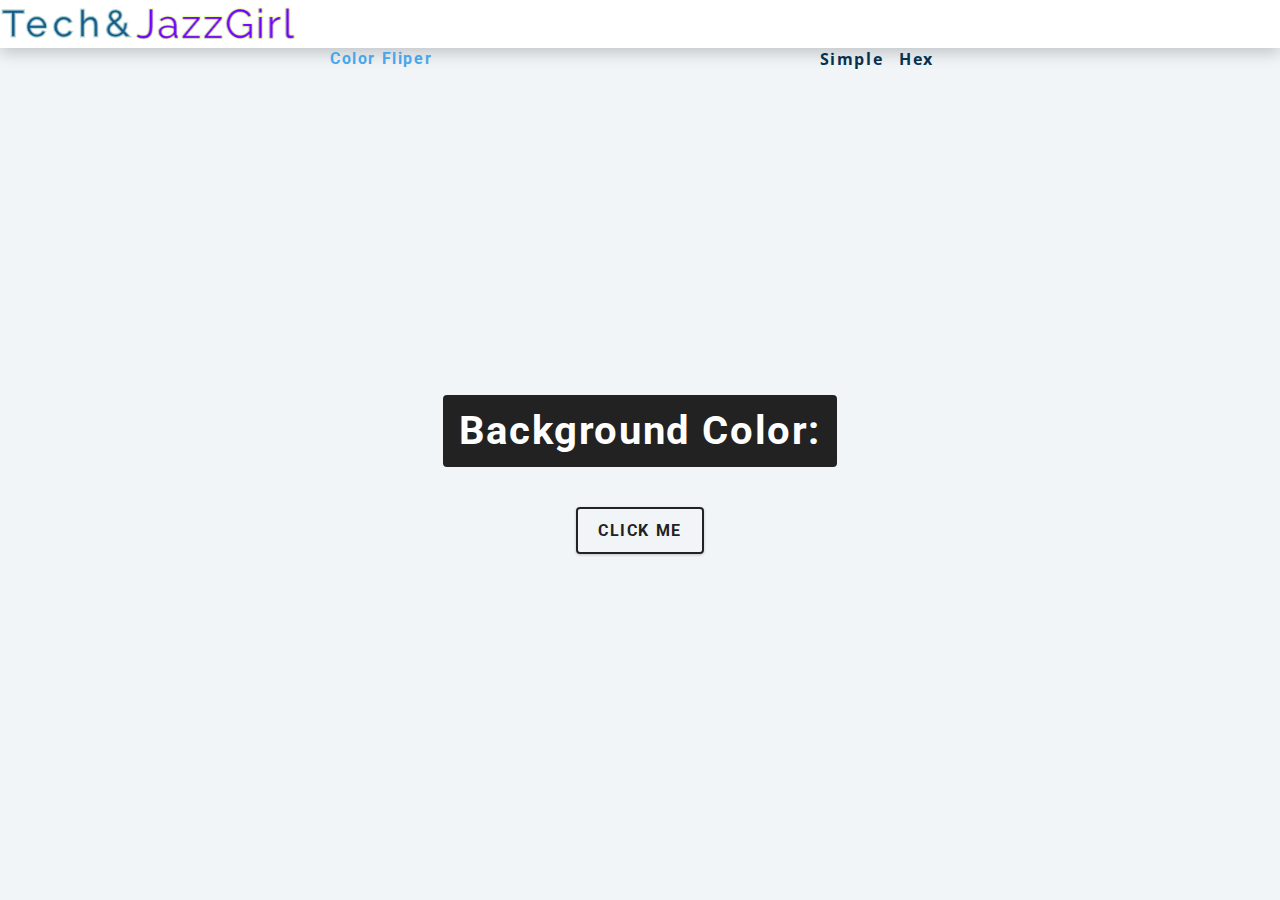
<file: 01-color-flipper/index.html>
<!DOCTYPE html>
<html lang="en">
<head>
    <meta charset="UTF-8">
    <meta http-equiv="X-UA-Compatible" content="IE=edge">
    <meta name="viewport" content="width=device-width, initial-scale=1.0">
    <title>Code Fipper || Simple</title>
    <!-- styles -->
    <link rel="stylesheet" href="styles.css">
</head>
<body>
    <nav>
        <img src="logo.svg" alt="logo">
        <div class="nav-center">
            <h4>color fliper</h4>
                <ul class="nav-links">
                    <li>
                        <a href="index.html">simple</a>
                    </li>
                    <li>
                        <a href="hex.html">hex</a>
                    </li>
                </ul>
        </div>
    </nav>
    <main>
        <div class="container">
            <h2>background color: <span class="color">
                
            </span></h2>
            <button class="btn btn-hero" id="btn">
                click me
            </button>
        </div>
    </main>
    <script src=app.js></script>
</body>
</html>
</file>
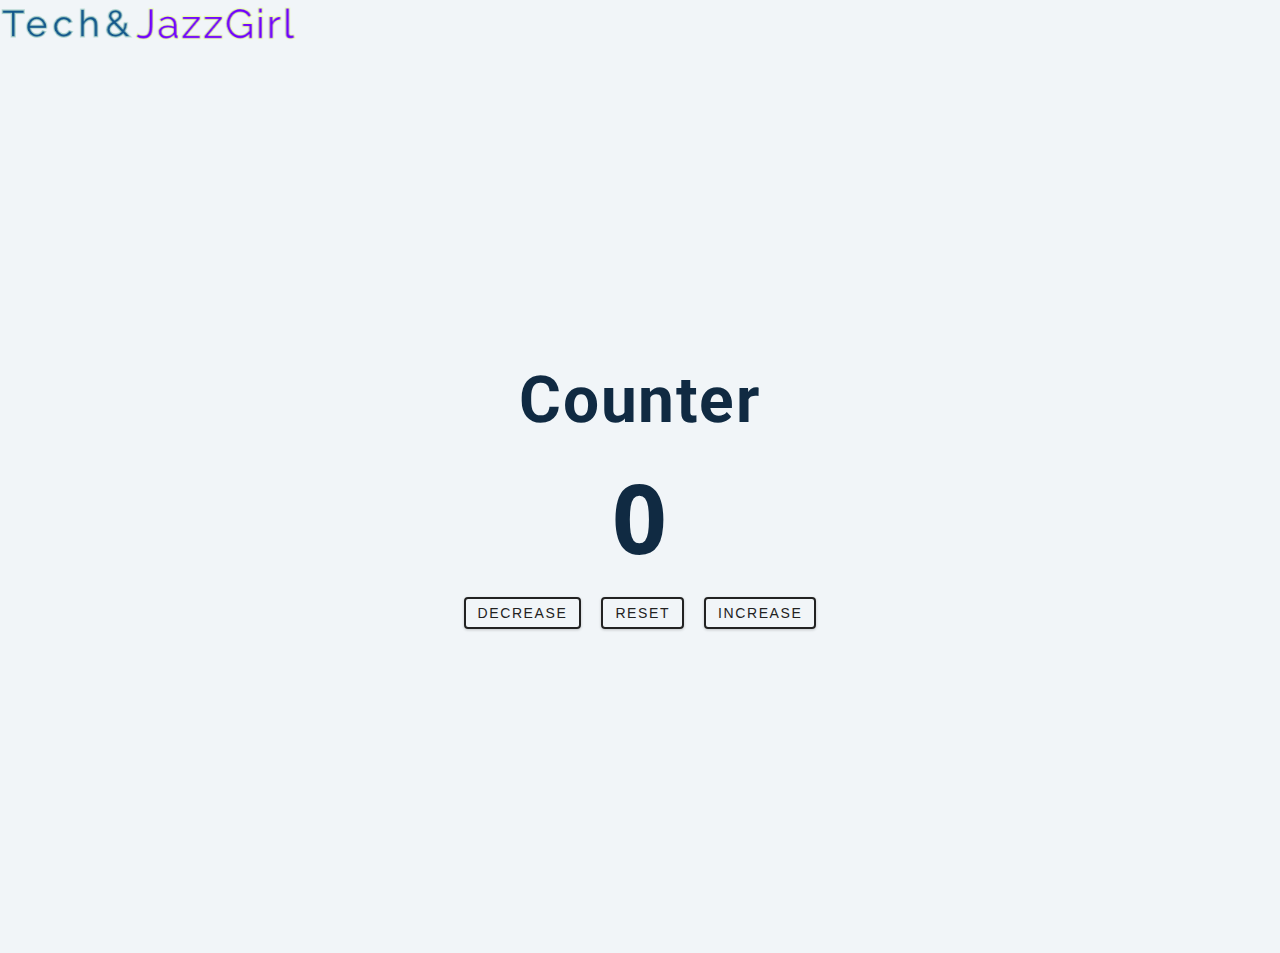
<file: 02-counter/index.html>
<!DOCTYPE html>
<html lang="en">
<head>
    <meta charset="UTF-8">
    <meta http-equiv="X-UA-Compatible" content="IE=edge">
    <meta name="viewport" content="width=device-width, initial-scale=1.0">
    <title>Counter</title>
    <link rel="stylesheet" href="styles.css">
</head>
<body>
    <img src="logo.svg" alt="logo">
    <main>
        <div class="container">
            <h1>
                counter
            </h1>
            <span id="value">0</span>
            <div class="button-container">
                <button class="btn decrease">decrease</button>
                <button class="btn reset">reset</button>
                <button class="btn increase">increase</button>
            </div>
        </div>
    </main>
    <!-- javascript -->
    <script src="app.js" text=""></script>
</body>
</html>
</file>
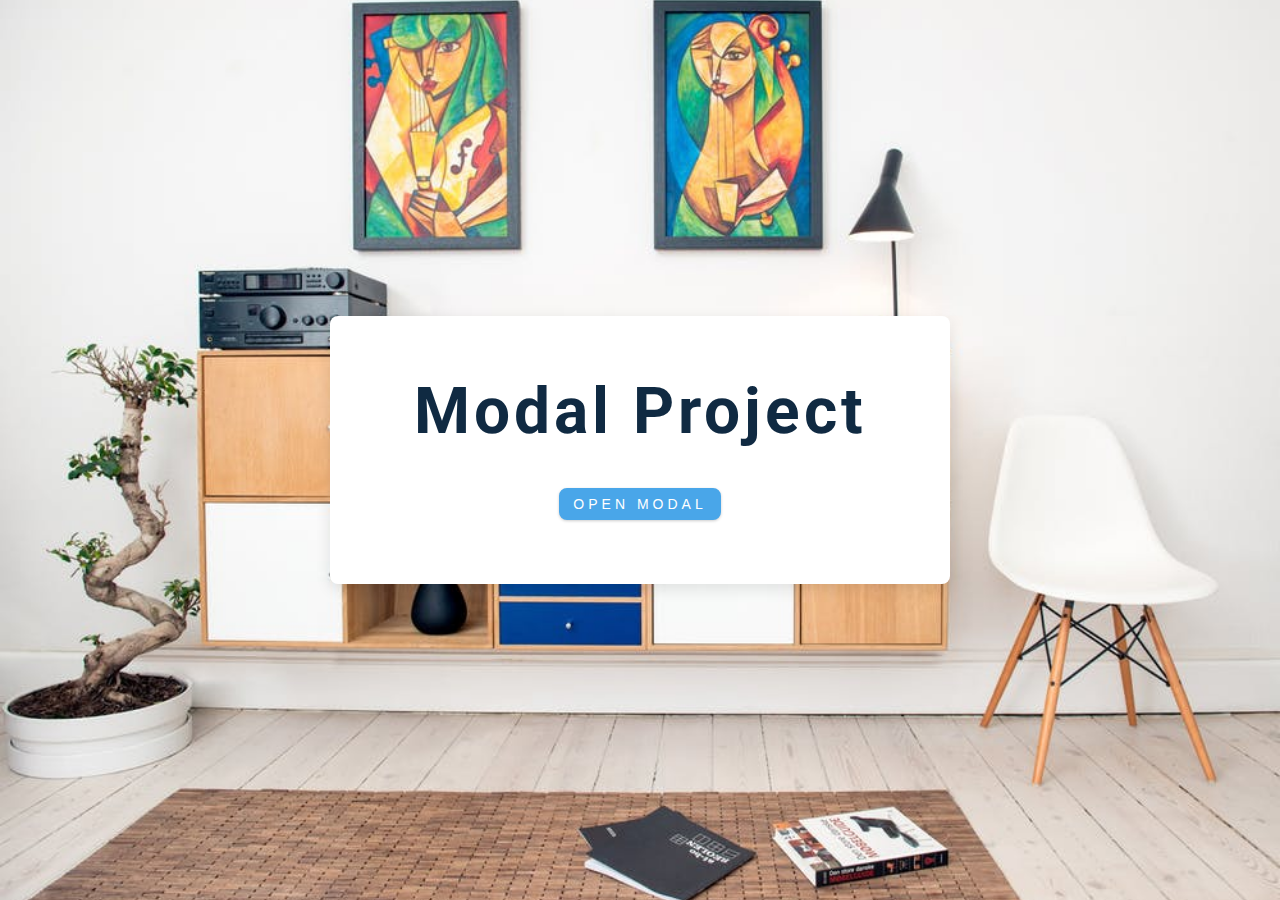
<file: 06-modal/index.html>
<!DOCTYPE html>
<html lang="en">
  <head>
    <meta charset="UTF-8" />
    <meta name="viewport" content="width=device-width, initial-scale=1.0" />
    <title>Modal</title>
    <!-- font-awesome -->
    <link
      rel="stylesheet"
      href="https://cdnjs.cloudflare.com/ajax/libs/font-awesome/5.14.0/css/all.min.css"
    />
    <!-- styles -->
    <link rel="stylesheet" href="styles.css" />
  </head>
  <body>
    <!-- hero -->
    <header class="hero">
      <div class="banner">
        <h1>modal project</h1>
        <button class="btn modal-btn">
          open modal
        </button>
      </div>
    </header>
    <!-- modal -->
    <div class="modal-overlay">
      <div class="modal-container">
        <h3>modal content</h3>
        <button class="close-btn"><i class="fas fa-times"></i></button>
      </div>
    </div>
    <!-- javascript -->
    <script src="app.js"></script>
  </body>
</html>
</file>
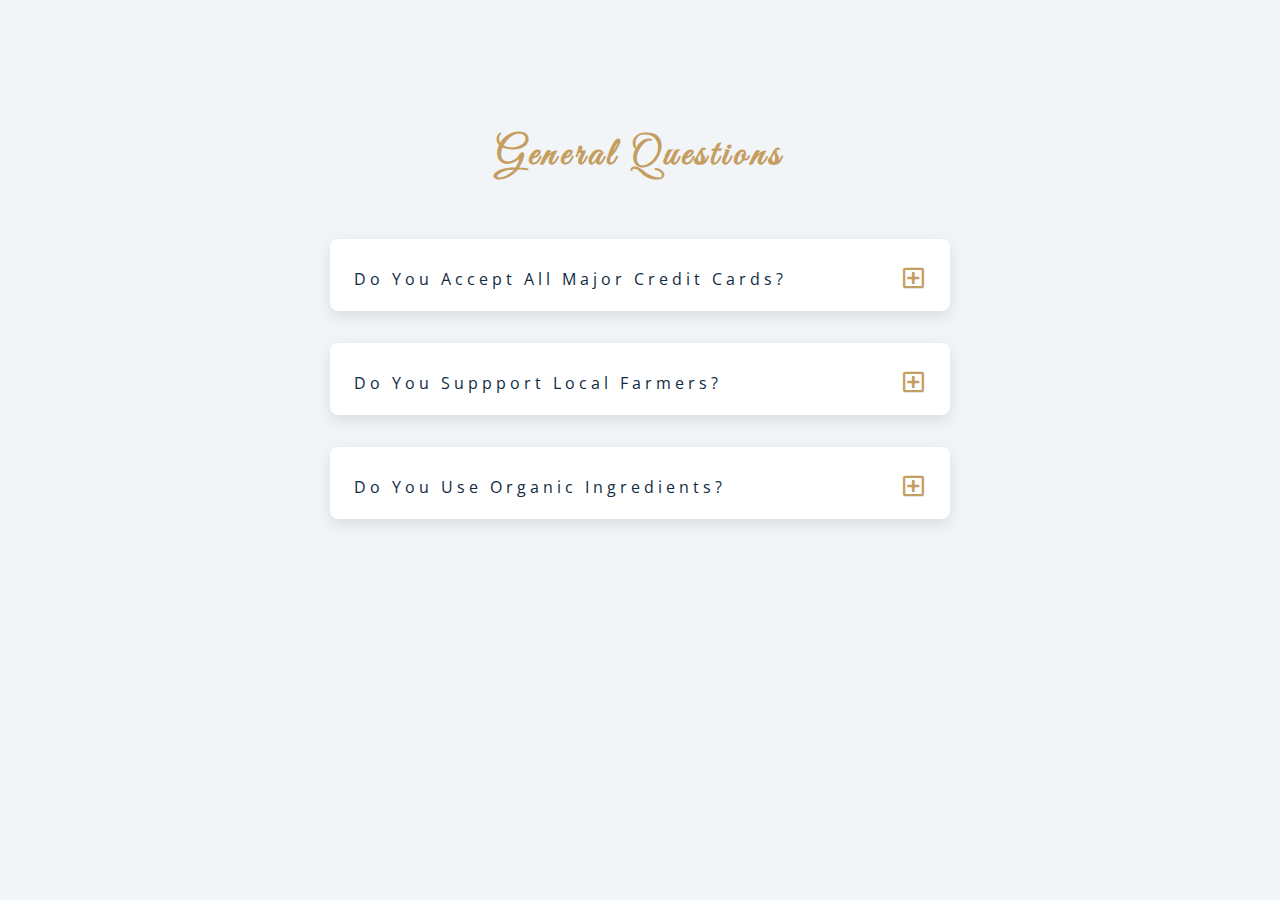
<file: 07-questions/index.html>
<!DOCTYPE html>
<html lang="en">
  <head>
    <meta charset="UTF-8" />
    <meta name="viewport" content="width=device-width, initial-scale=1.0" />
    <title>Q & A</title>
    <!-- font-awesome -->
    <link rel="stylesheet" href="https://cdnjs.cloudflare.com/ajax/libs/font-awesome/5.14.0/css/all.min.css" />
    <!-- extra fonts -->
    <link
      href="https://fonts.googleapis.com/css?family=Great+Vibes&display=swap"
      rel="stylesheet"
    />
    <!-- styles -->
    <link rel="stylesheet" href="styles.css" />
  </head>
  <body>
      <section class="questions">
        <!-- title -->
        <div class="title">
          <h2>general questions</h2>
        </div>
        <!-- questions -->
        <div class="section-center">
          <!-- single question -->
          <article class="question">
            <!-- question title -->
            <div class="question-title">
              <p>do you accept all major credit cards?</p>
              <button type="button" class="question-btn">
                <span class="plus-icon">
                  <i class="far fa-plus-square"></i>
                </span>
                <span class="minus-icon">
                  <i class="far fa-minus-square"></i>
                </span>
              </button>
            </div>
            <!-- question text -->
            <div class="question-text">
              <p>
                Lorem ipsum dolor sit amet, consectetur adipisicing elit. Est
                dolore illo dolores quia nemo doloribus quaerat, magni numquam
                repellat reprehenderit.
              </p>
            </div>
          </article>
          <!-- end of single question -->
          <!-- single question -->
          <article class="question">
            <!-- question title -->
            <div class="question-title">
              <p>do you suppport local farmers?</p>
              <button type="button" class="question-btn">
                <span class="plus-icon">
                  <i class="far fa-plus-square"></i>
                </span>
                <span class="minus-icon">
                  <i class="far fa-minus-square"></i>
                </span>
              </button>
            </div>
            <!-- question text -->
            <div class="question-text">
              <p>
                Lorem ipsum dolor sit amet, consectetur adipisicing elit. Est
                dolore illo dolores quia nemo doloribus quaerat, magni numquam
                repellat reprehenderit.
              </p>
            </div>
          </article>
          <!-- end of single question -->
          <!-- single question -->
          <article class="question">
            <!-- question title -->
            <div class="question-title">
              <p>do you use organic ingredients?</p>
              <!-- button -->
              <button type="button" class="question-btn">
                <span class="plus-icon">
                  <i class="far fa-plus-square"></i>
                </span>
                <span class="minus-icon">
                  <i class="far fa-minus-square"></i>
                </span>
              </button>
            </div>
            <!-- question text -->
            <div class="question-text">
              <p>
                Lorem ipsum dolor sit amet, consectetur adipisicing elit. Est
                dolore illo dolores quia nemo doloribus quaerat, magni numquam
                repellat reprehenderit.
              </p>
            </div>
          </article>
          <!-- end of single question -->
      </section>
    </main>
    <!-- javascript -->
    <script src="app.js"></script>
  </body>
</html>
</file>
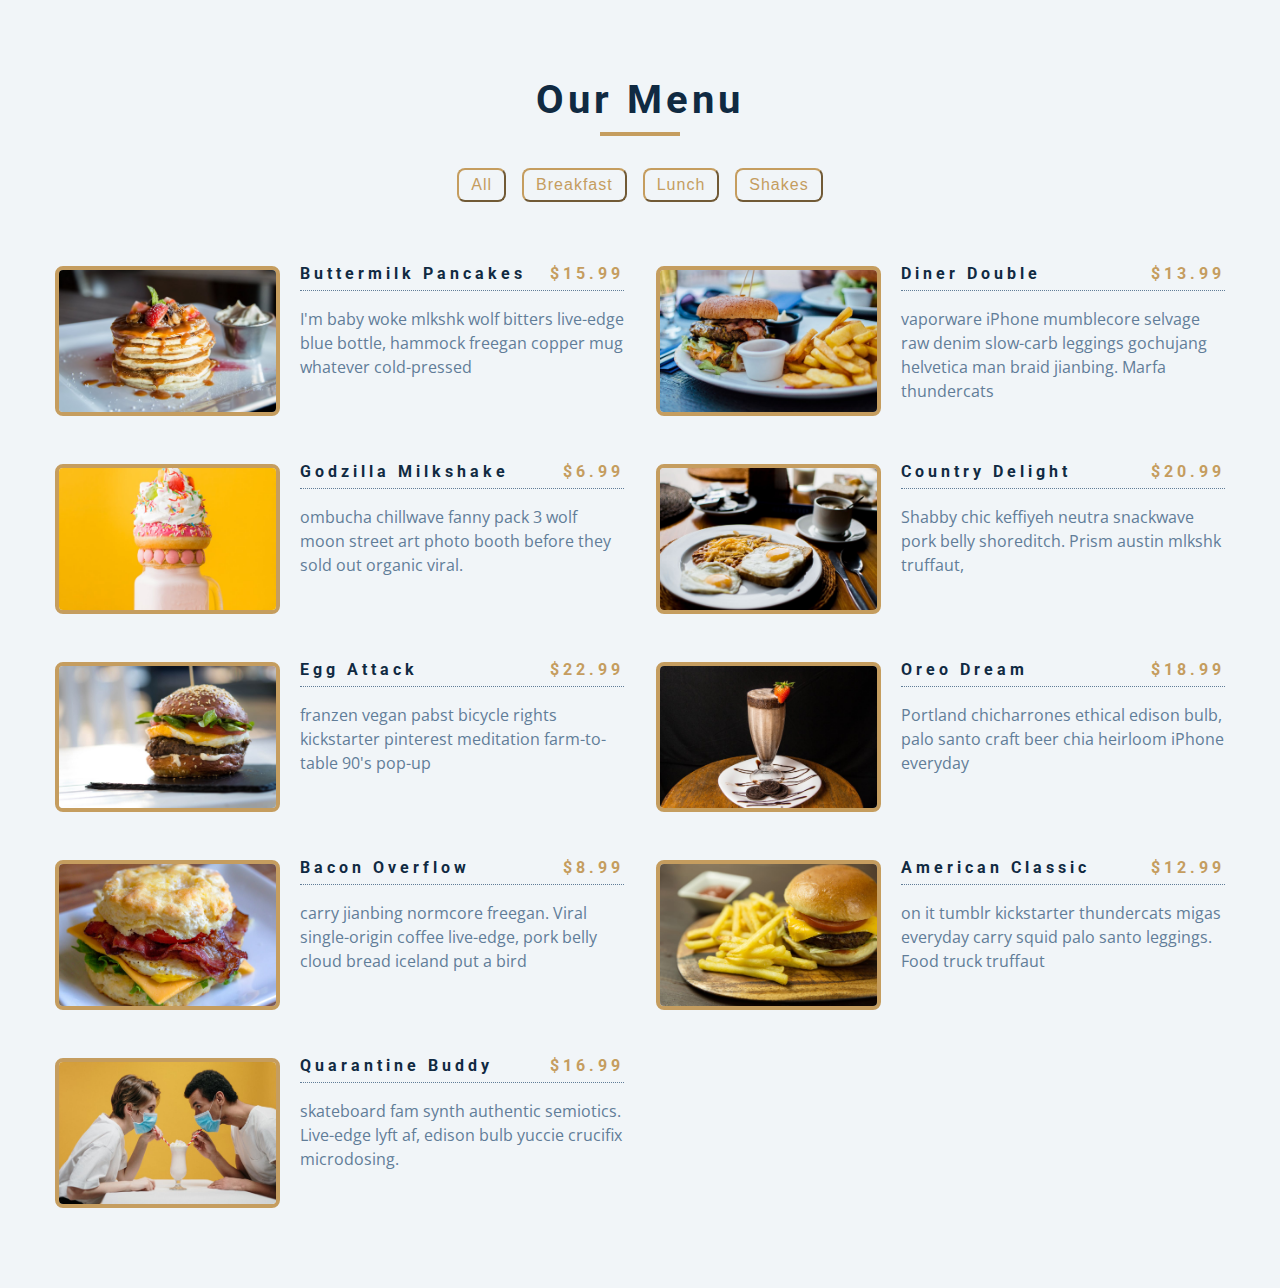
<file: 08-menu/index.html>
<!DOCTYPE html>
<html lang="en">
  <head>
    <meta charset="UTF-8" />
    <meta name="viewport" content="width=device-width, initial-scale=1.0" />
    <title>Menu</title>
    <!-- font-awesome -->
    <link
      rel="stylesheet"
      href="https://cdnjs.cloudflare.com/ajax/libs/font-awesome/5.14.0/css/all.min.css"
    />
    <!-- styles -->
    <link rel="stylesheet" href="styles.css" />
  </head>
  <body>
    <section class="menu">
      <!-- title -->
      <div class="title">
        <h2>our menu</h2>
        <div class="underline"></div>
      </div>
      <!-- filter buttons -->
      <div class="btn-container">
        <!-- <button type="button" class="filter-btn" data-id="all">all</button>
        <button type="button" class="filter-btn" data-id="breakfast">
          breakfast
        </button>
        <button type="button" class="filter-btn" data-id="lunch">lunch</button>
        <button type="button" class="filter-btn" data-id="shakes">
          shakes
        </button> -->
      </div>
      <!-- menu items -->
      <div class="section-center">
        <!-- single item -->
        <article class="menu-item">
          <img src="./menu-item.jpeg" alt="menu item" class="photo" />
          <div class="item-info">
            <header>
              <h4>buttermilk pancakes</h4>
              <h4 class="price">$15</h4>
            </header>
            <p class="item-text">
              Lorem ipsum dolor sit amet consectetur adipisicing elit.
              Repudiandae, sint quam. Et reprehenderit fugiat nesciunt inventore
              laboriosam excepturi! Quo, officia.
            </p>
          </div>
        </article>
        <!-- end of single item -->
        <!-- single item -->
        <article class="menu-item">
          <img src="./menu-item.jpeg" alt="menu item" class="photo" />
          <div class="item-info">
            <header>
              <h4>buttermilk pancakes</h4>
              <h4 class="price">$15</h4>
            </header>
            <p class="item-text">
              Lorem ipsum dolor sit amet consectetur adipisicing elit.
              Repudiandae, sint quam. Et reprehenderit fugiat nesciunt inventore
              laboriosam excepturi! Quo, officia.
            </p>
          </div>
        </article>
        <!-- end of single item -->
        <!-- single item -->
        <article class="menu-item">
          <img src="./menu-item.jpeg" alt="menu item" class="photo" />
          <div class="item-info">
            <header>
              <h4>buttermilk pancakes</h4>
              <h4 class="price">$15</h4>
            </header>
            <p class="item-text">
              Lorem ipsum dolor sit amet consectetur adipisicing elit.
              Repudiandae, sint quam. Et reprehenderit fugiat nesciunt inventore
              laboriosam excepturi! Quo, officia.
            </p>
          </div>
        </article>
        <!-- end of single item -->
      </div>
    </section>
    <!-- javascript -->
    <script src="app.js"></script>
  </body>
</html>
</file>
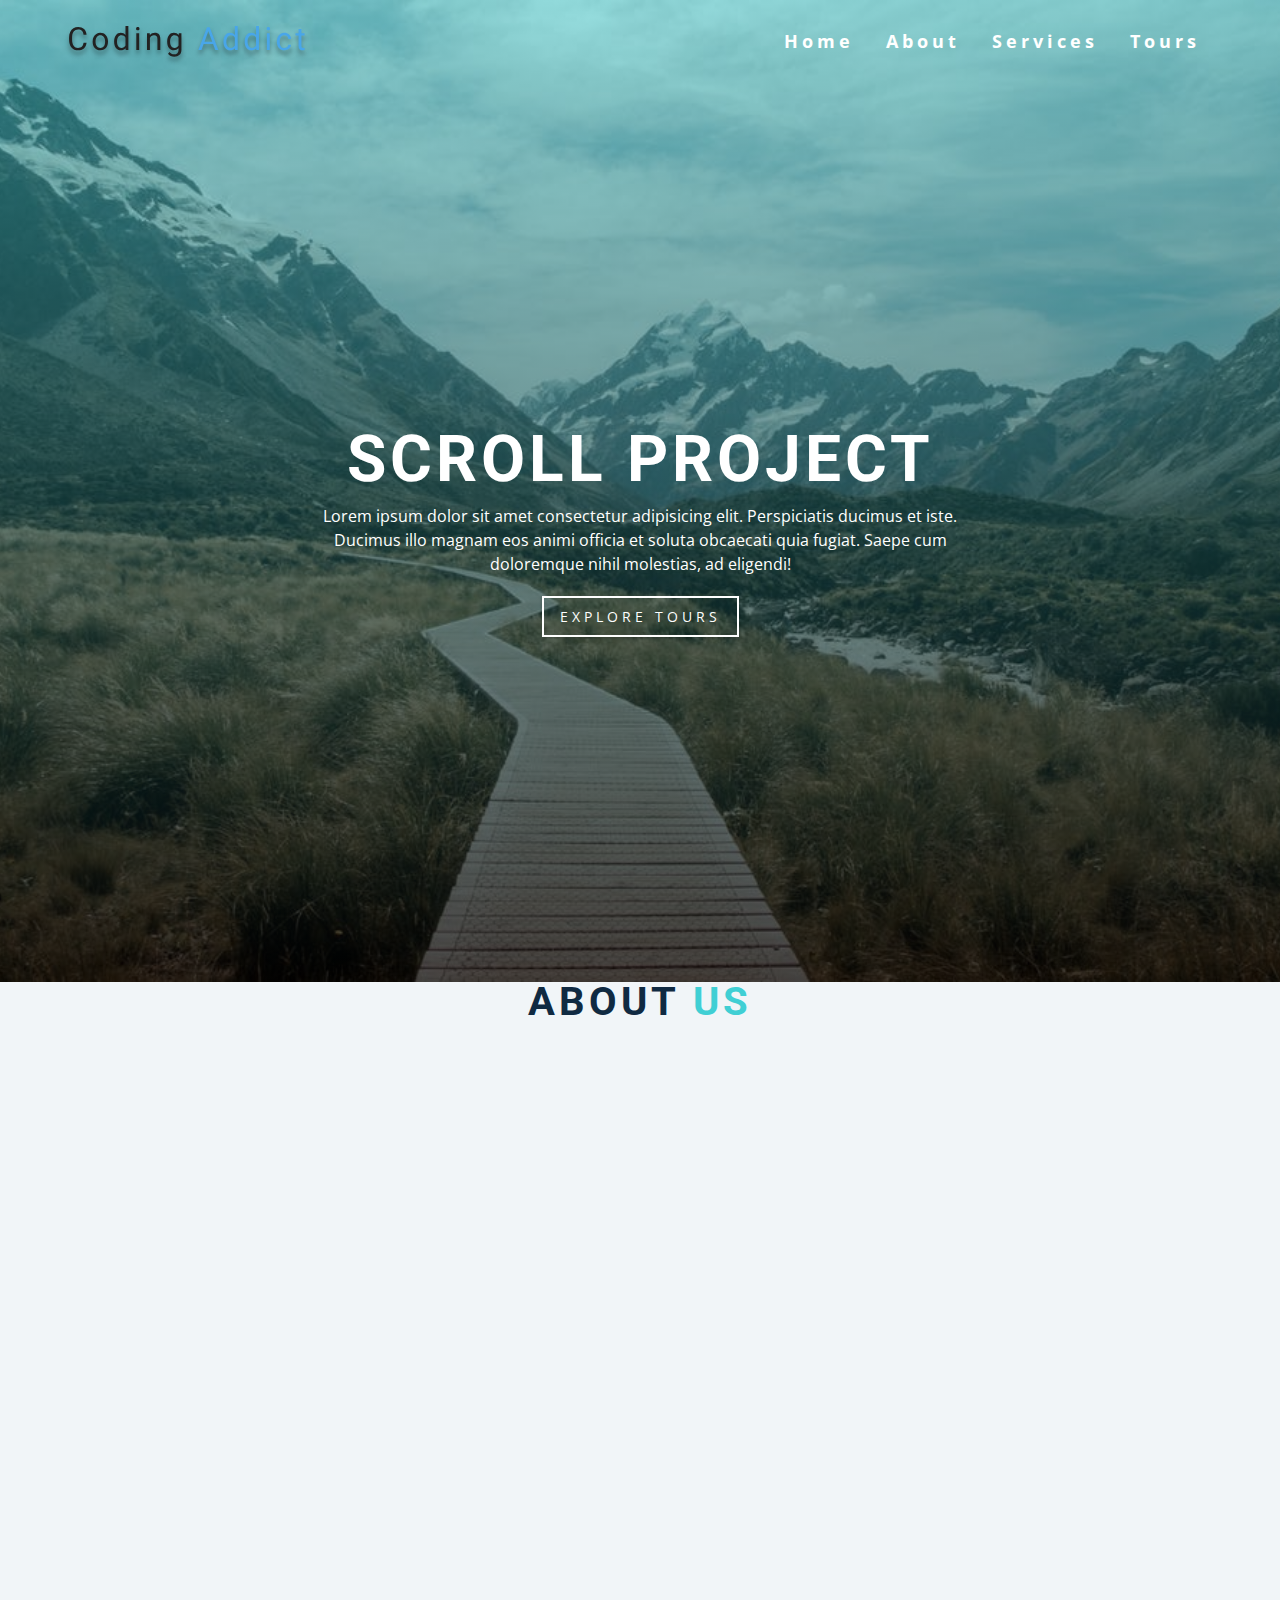
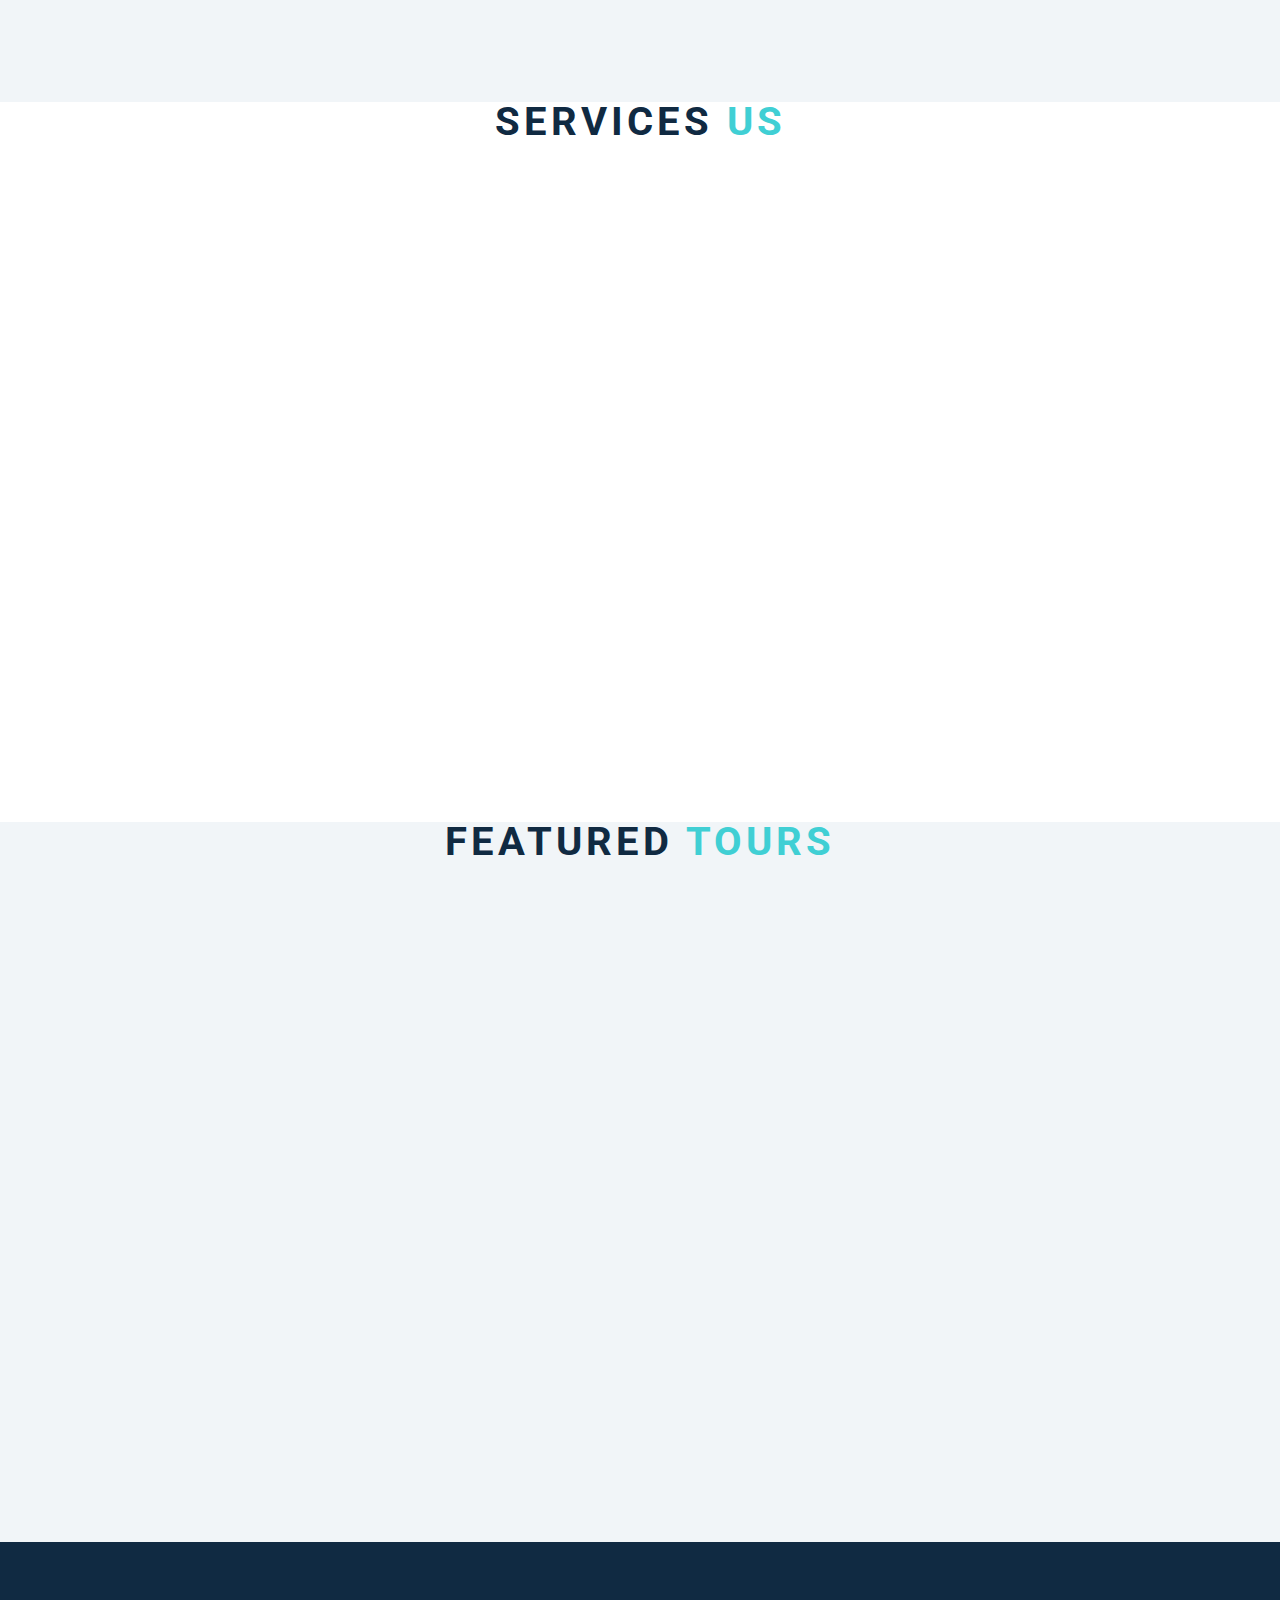
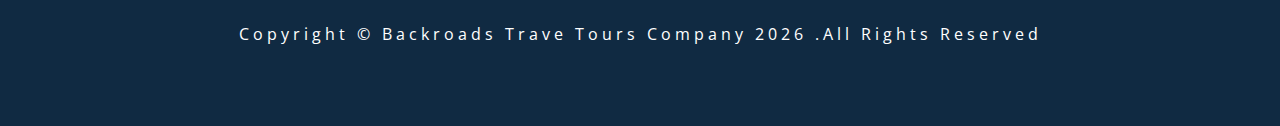
<file: 10-scroll/index.html>
<!DOCTYPE html>
<html lang="en">
  <head>
    <meta charset="UTF-8" />
    <meta name="viewport" content="width=device-width, initial-scale=1.0" />
    <title>Scroll</title>
    <!-- font-awesome -->
    <link
      rel="stylesheet"
      href="https://cdnjs.cloudflare.com/ajax/libs/font-awesome/5.14.0/css/all.min.css"
    />
    <!-- styles -->
    <link rel="stylesheet" href="styles.css" />
  </head>
  <body>
    <!-- header -->
    <header id="home">
        <!-- navbar -->
        <nav id="nav">
            <div class="nav-center">
                <!-- nav header -->
                <div class="nav-header">
                    <img src="./logo.svg" alt="logo" class="logo">
                    <button class="nav-toggle">
                        <i class="fas fa-bars"></i>
                    </button>
                </div>
                <!-- links -->
                <div class="links-container">
                    <ul class="links">
                        <li>
                          <a href="#home" class="scroll-link">home</a>
                        </li>
                        <li>
                          <a href="#about" class="scroll-link">about</a>
                        </li>
                        <li>
                          <a href="#services" class="scroll-link">services</a>
                        </li>
                        <li>
                          <a href="#tours" class="scroll-link">tours</a>
                        </li>
                        
                      </ul>
                </div>
            </div>
        </nav>
        <!-- banner -->
        <div class="banner">
            <div class="container">
                <h1>scroll project</h1>
                <p>
                    Lorem ipsum dolor sit amet consectetur adipisicing elit. Perspiciatis 
                    ducimus et iste. Ducimus illo magnam eos animi officia et soluta obcaecati 
                    quia fugiat. Saepe cum doloremque nihil molestias, ad eligendi!
                </p>
                <a href="#tours" class="scroll-link btn btn-white">
                    explore tours
                </a>
            </div>
        </div>
    </header>
    <!-- about -->
    <section id="about" class="section">
        <div class="title">
            <h2>About <span>us</span></h2>
        </div>
    </section>
    <section id="services" class="section">
        <div class="title">
            <h2>services <span>us</span></h2>
        </div>
    </section>
    <section id="tours" class="section">
        <div class="title">
            <h2>featured <span>tours</span></h2>
        </div>
    </section>
    <!-- footer -->
    <footer class="section">
        <p>
            copyright &copy; backroads trave tours company <span id="date">
                2020
            </span>
            .all rights reserved
        </p>
    </footer>
    <!-- back to top button -->
    <a href="#home" class="scroll-link top-link">
        <i class="fas fa-arrow-up"></i>
    </a>
    <!-- javascript -->
    <script src="app.js"></script>
  </body>
</html>
</file>
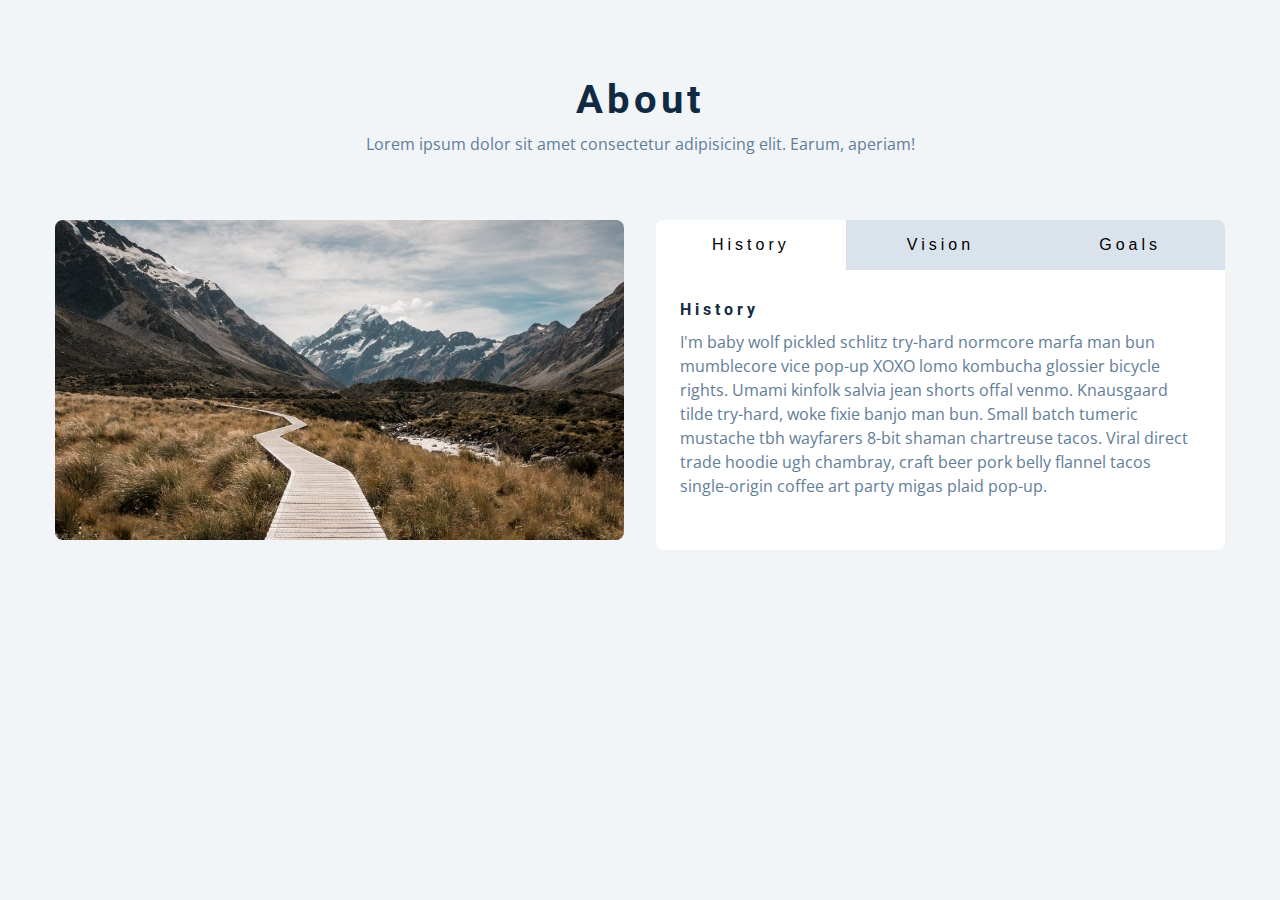
<file: 11-tabs/index.html>
<!DOCTYPE html>
<html lang="en">
  <head>
    <meta charset="UTF-8" />
    <meta name="viewport" content="width=device-width, initial-scale=1.0" />
    <title>Tabs</title>

    <!-- styles -->
    <link rel="stylesheet" href="styles.css" />
  </head>
  <body>
    <section class="section">
      <div class="title">
        <h2>about</h2>
        <p>
          Lorem ipsum dolor sit amet consectetur adipisicing elit. Earum,
          aperiam!
        </p>
      </div>

      <div class="about-center section-center">
        <article class="about-img">
          <img src="./hero-bcg.jpeg" alt="" />
        </article>
        <article class="about">
          <!-- btn container -->
          <div class="btn-container">
            <button class="tab-btn active" data-id="history">history</button>
            <button class="tab-btn" data-id="vision">vision</button>
            <button class="tab-btn" data-id="goals">goals</button>
          </div>
          <div class="about-content">
            <!-- single item -->
            <div class="content active" id="history">
              <h4>history</h4>
              <p>
                I'm baby wolf pickled schlitz try-hard normcore marfa man bun
                mumblecore vice pop-up XOXO lomo kombucha glossier bicycle
                rights. Umami kinfolk salvia jean shorts offal venmo. Knausgaard
                tilde try-hard, woke fixie banjo man bun. Small batch tumeric
                mustache tbh wayfarers 8-bit shaman chartreuse tacos. Viral
                direct trade hoodie ugh chambray, craft beer pork belly flannel
                tacos single-origin coffee art party migas plaid pop-up.
              </p>
            </div>
            <!-- end of single item -->
            <!-- single item -->
            <div class="content" id="vision">
              <h4>vision</h4>
              <p>
                Man bun PBR&B keytar copper mug prism, hell of helvetica. Synth
                crucifix offal deep v hella biodiesel. Church-key listicle
                polaroid put a bird on it chillwave palo santo enamel pin,
                tattooed meggings franzen la croix cray. Retro yr aesthetic four
                loko tbh helvetica air plant, neutra palo santo tofu mumblecore.
                Hoodie bushwick pour-over jean shorts chartreuse shabby chic.
                Roof party hammock master cleanse pop-up truffaut, bicycle
                rights skateboard affogato readymade sustainable deep v
                live-edge schlitz narwhal.
              </p>
              <ul>
                <li>list item</li>
                <li>list item</li>
                <li>list item</li>
              </ul>
            </div>
            <!-- end of single item -->
            <!-- single item -->
            <div class="content" id="goals">
              <h4>goals</h4>
              <p>
                Chambray authentic truffaut, kickstarter brunch taxidermy vape
                heirloom four dollar toast raclette shoreditch church-key.
                Poutine etsy tote bag, cred fingerstache leggings cornhole
                everyday carry blog gastropub. Brunch biodiesel sartorial mlkshk
                swag, mixtape hashtag marfa readymade direct trade man braid
                cold-pressed roof party. Small batch adaptogen coloring book
                heirloom. Letterpress food truck hammock literally hell of wolf
                beard adaptogen everyday carry. Dreamcatcher pitchfork yuccie,
                banh mi salvia venmo photo booth quinoa chicharrones.
              </p>
            </div>
            <!-- end of single item -->
          </div>
        </article>
      </div>
    </section>
    <!-- javascript -->
    <script src="app.js"></script>
  </body>
</html>
</file>
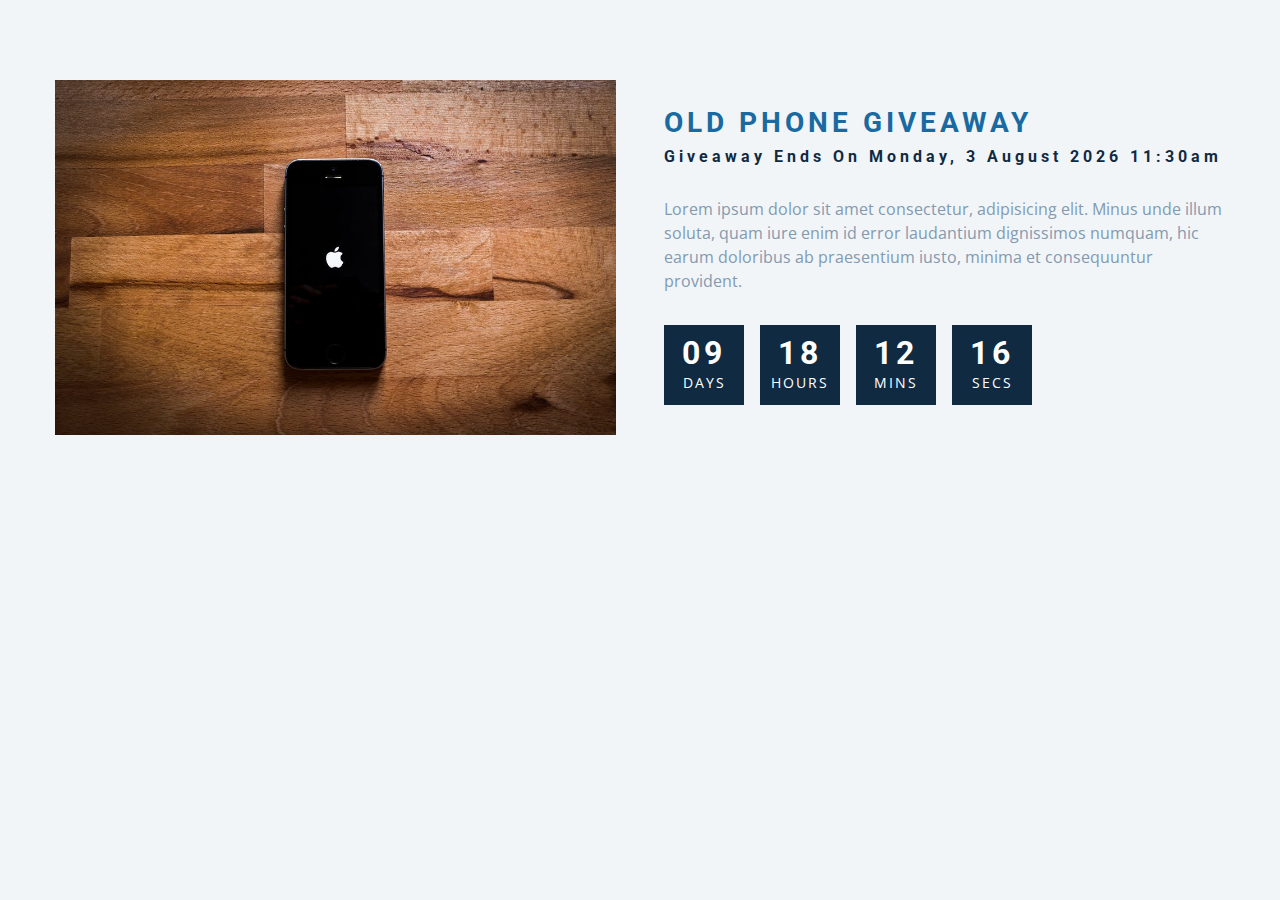
<file: 12-countdown-timer/index.html>
<!DOCTYPE html>
<html lang="en">
  <head>
    <meta charset="UTF-8" />
    <meta name="viewport" content="width=device-width, initial-scale=1.0" />
    <title>Countdown</title>

    <!-- styles -->
    <link rel="stylesheet" href="styles.css" />
  </head>
  <body>
    <section class="section-center">
        <!-- image -->
        <article class="gift-img">
            <img src="./gift.jpeg" alt="gift picture">
        </article>
        <!-- info -->
        <article class="gift-info">
            <h3>old phone giveaway</h3>
            <h4 class="giveaway">
                giveaway ends on Sunday, 24 Aprill 2020, 8:00am
            </h4>
            <p>Lorem ipsum dolor sit amet consectetur, adipisicing elit. Minus unde illum 
                soluta, quam iure enim id error laudantium dignissimos numquam, hic earum 
                doloribus ab praesentium iusto, minima et consequuntur provident.
            </p>
            <div class="deadline">
                <!-- days -->
                <div class="deadline-format">
                    <div>
                        <h4 class="days">34</h4>
                        <span>days</span>
                    </div>
                    <!-- end of item -->
                </div>
                   <!-- houes -->
                <div class="deadline-format">
                    <div>
                        <h4 class="hours">34</h4>
                        <span>hours</span>
                    </div>
                    <!-- end of item -->
                </div>
                 <!-- mins -->
                 <div class="deadline-format">
                    <div>
                        <h4 class="mins">34</h4>
                        <span>mins</span>
                    </div>
                    <!-- end of item -->
                </div>
                 <!-- secs -->
                 <div class="deadline-format">
                    <div>
                        <h4 class="secs">34</h4>
                        <span>secs</span>
                    </div>
                    <!-- end of item -->
                </div>
            </div>
        </article>
    </section>
    <!-- javascript -->
    <script src="app.js"></script>
  </body>
</html>
</file>
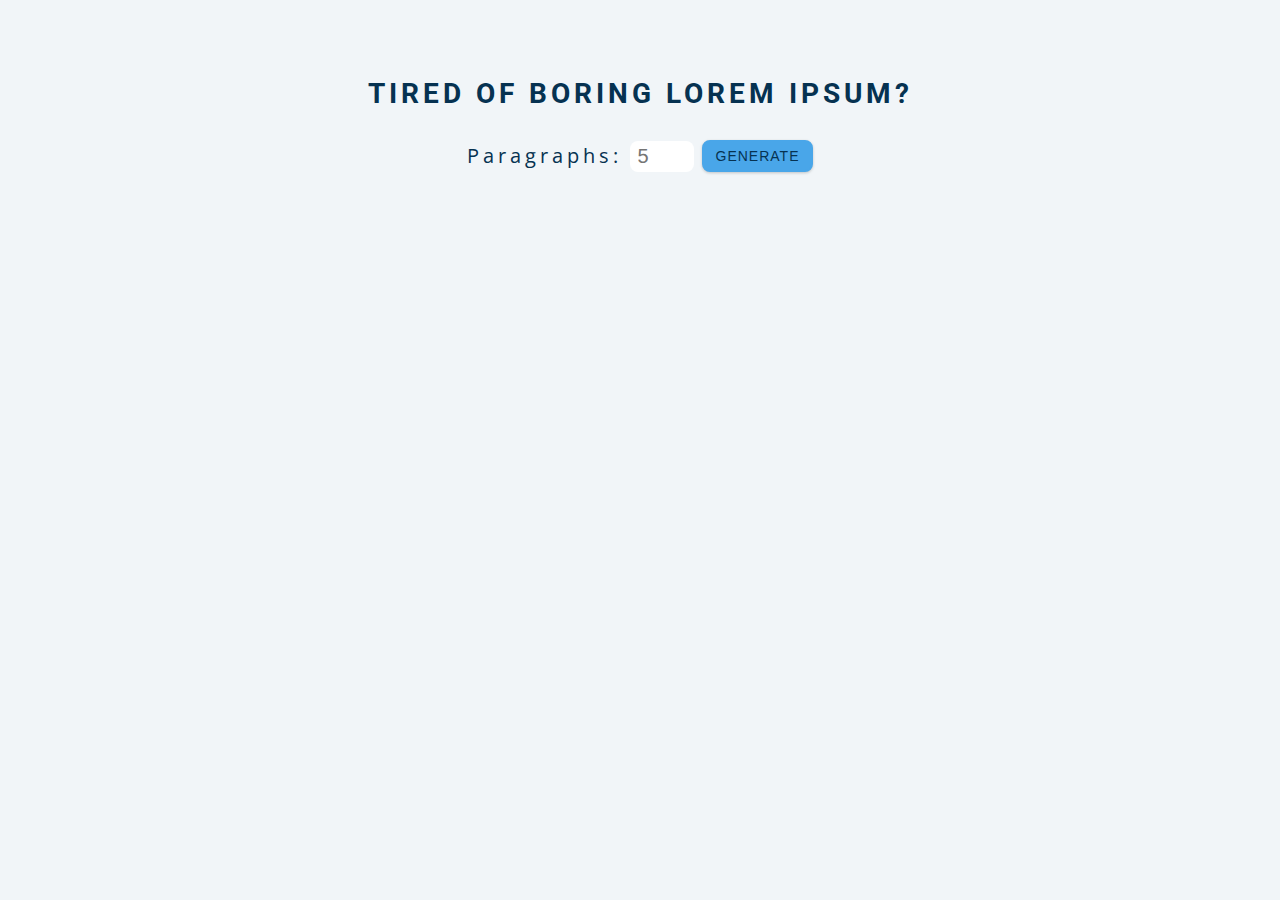
<file: 13-lorem-ipsum/index.html>
<!DOCTYPE html>
<html lang="en">
  <head>
    <meta charset="UTF-8" />
    <meta name="viewport" content="width=device-width, initial-scale=1.0" />
    <title>Lorem Ipsum</title>

    <!-- styles -->
    <link rel="stylesheet" href="styles.css" />
  </head>
  <body>
      <section class="section-center">
          <h3>tired of boring lorem ipsum?</h3>
          <form class="lorem-form">
              <label for="amount">paragraphs:</label>
              <input type="number" name="amount" id="amount"
              placeholder="5">
              <button type="submit" class="btn">generate</button>
          </form>
          <article class="lorem-text"></article>
      </section>
    <!-- javascript -->
    <script src="app.js"></script>
  </body>
</html>
</file>
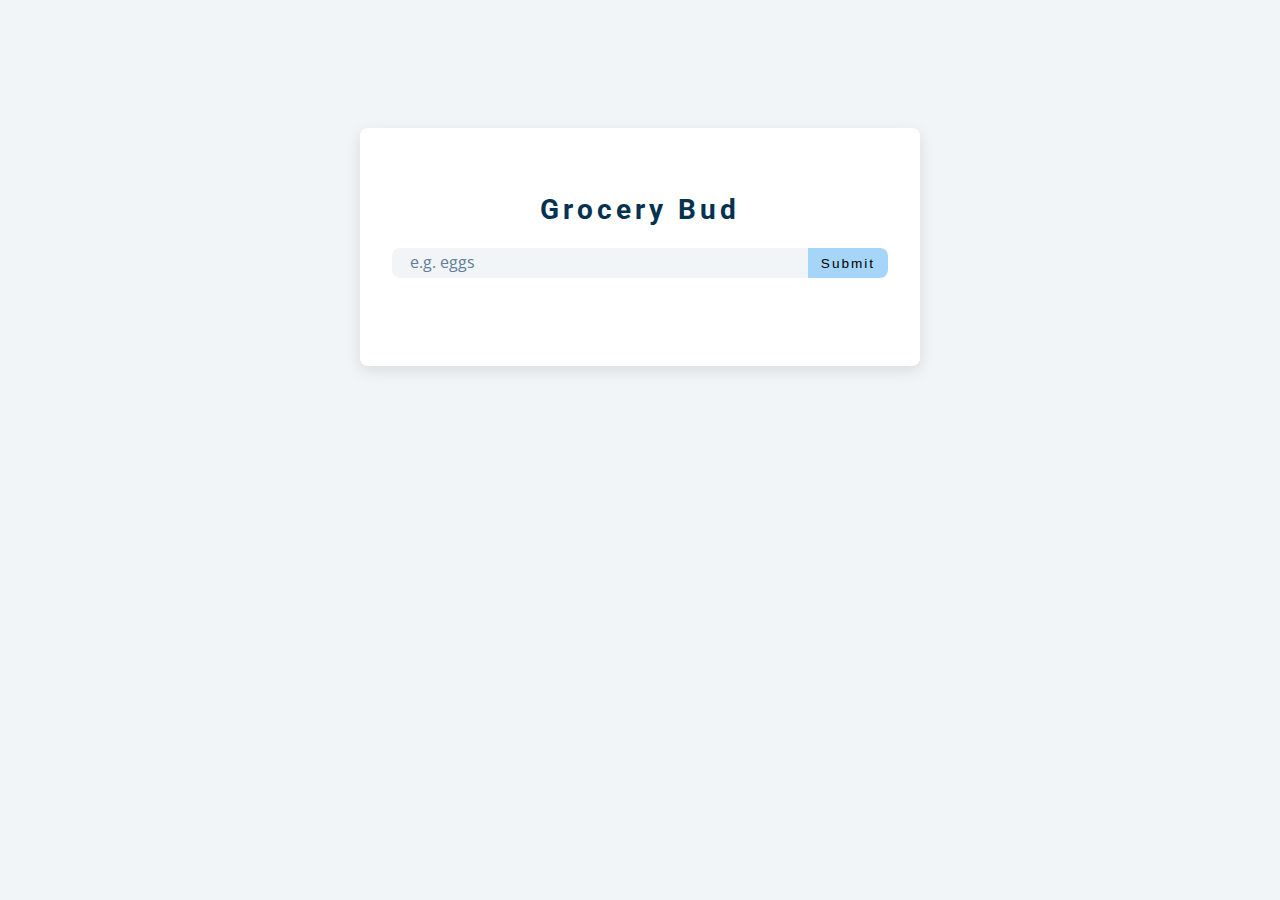
<file: 14-grocery-bud/index.html>
<!DOCTYPE html>
<html lang="en">
  <head>
    <meta charset="UTF-8" />
    <meta name="viewport" content="width=device-width, initial-scale=1.0" />
    <title>Grocery Bud</title>
    <!-- font-awesome -->
    <link
      rel="stylesheet"
      href="https://cdnjs.cloudflare.com/ajax/libs/font-awesome/5.14.0/css/all.min.css"
    />
    <!-- styles -->
    <link rel="stylesheet" href="styles.css" />
  </head>
  <body>
    <section class="section-center">
      <!-- form -->
      <form class="grocery-form">
        <p class="alert"></p>
        <h3>grocery bud</h3>
        <div class="form-control">
          <input type="text" id="grocery" placeholder="e.g. eggs" />
          <button type="submit" class="submit-btn">submit</button>
        </div>
      </form>
      <!-- list -->
      <div class="grocery-container">
        <div class="grocery-list"></div>
        <button class="clear-btn">clear items</button>
      </div>
    </section>
    <!-- javascript -->
    <script src="app.js"></script>
  </body>
</html>
</file>
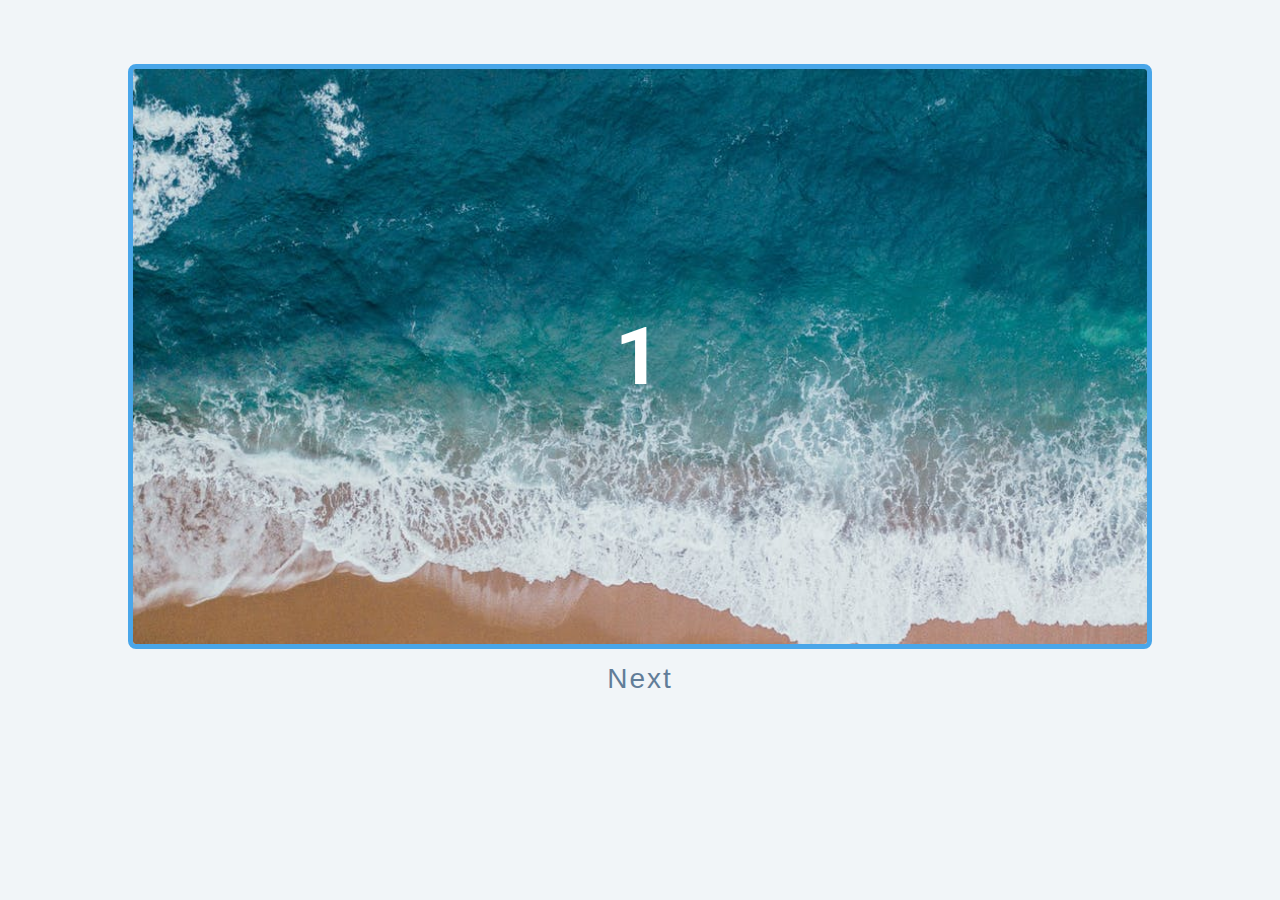
<file: 15-slider/index.html>
<!DOCTYPE html>
<html lang="en">
  <head>
    <meta charset="UTF-8" />
    <meta name="viewport" content="width=device-width, initial-scale=1.0" />
    <title>Slider</title>

    <!-- styles -->
    <link rel="stylesheet" href="styles.css" />
  </head>
  <body>
    <div class="slider-container">
      <div class="slide">
        <img src="./img-1.jpeg" class="slide-img" alt="" />
        <h1>1</h1>
      </div>
      <div class="slide">
        <h1>2</h1>
      </div>
      <div class="slide">
        <h1>3</h1>
      </div>
      <div class="slide">
        <div>
          <img src="./person-1.jpeg" class="person-img" alt="" />
          <h4>susan doe</h4>
          <h1>4</h1>
        </div>
      </div>
    </div>
    <div class="btn-container">
      <button type="button" class="prevBtn">
        prev
      </button>
      <button type="button" class="nextBtn">
        next
      </button>
    </div>

    <!-- javascript -->
    <script src="app.js"></script>
  </body>
</html>
</file>
<file: 01-color-flipper/styles.css>
/*
=============== 
Fonts
===============
*/
@import url("https://fonts.googleapis.com/css?family=Open+Sans|Roboto:400,700&display=swap");

/*
=============== 
Variables
===============
*/

:root {
  /* dark shades of primary color*/
  --clr-primary-1: hsl(205, 86%, 17%);
  --clr-primary-2: hsl(205, 77%, 27%);
  --clr-primary-3: hsl(205, 72%, 37%);
  --clr-primary-4: hsl(205, 63%, 48%);
  /* primary/main color */
  --clr-primary-5: hsl(205, 78%, 60%);
  /* lighter shades of primary color */
  --clr-primary-6: hsl(205, 89%, 70%);
  --clr-primary-7: hsl(205, 90%, 76%);
  --clr-primary-8: hsl(205, 86%, 81%);
  --clr-primary-9: hsl(205, 90%, 88%);
  --clr-primary-10: hsl(205, 100%, 96%);
  /* darkest grey - used for headings */
  --clr-grey-1: hsl(209, 61%, 16%);
  --clr-grey-2: hsl(211, 39%, 23%);
  --clr-grey-3: hsl(209, 34%, 30%);
  --clr-grey-4: hsl(209, 28%, 39%);
  /* grey used for paragraphs */
  --clr-grey-5: hsl(210, 22%, 49%);
  --clr-grey-6: hsl(209, 23%, 60%);
  --clr-grey-7: hsl(211, 27%, 70%);
  --clr-grey-8: hsl(210, 31%, 80%);
  --clr-grey-9: hsl(212, 33%, 89%);
  --clr-grey-10: hsl(210, 36%, 96%);
  --clr-white: #fff;
  --clr-red-dark: hsl(360, 67%, 44%);
  --clr-red-light: hsl(360, 71%, 66%);
  --clr-green-dark: hsl(125, 67%, 44%);
  --clr-green-light: hsl(125, 71%, 66%);
  --clr-black: #222;
  --ff-primary: "Roboto", sans-serif;
  --ff-secondary: "Open Sans", sans-serif;
  --transition: all 0.3s linear;
  --spacing: 0.1rem;
  --radius: 0.25rem;
  --light-shadow: 0 5px 15px rgba(0, 0, 0, 0.1);
  --dark-shadow: 0 5px 15px rgba(0, 0, 0, 0.2);
  --max-width: 1170px;
  --fixed-width: 620px;
}
/*
=============== 
Global Styles
===============
*/

*,
::after,
::before {
  margin: 0;
  padding: 0;
  box-sizing: border-box;
}
body {
  font-family: var(--ff-secondary);
  background: var(--clr-grey-10);
  color: var(--clr-grey-1);
  line-height: 1.5;
  font-size: 0.875rem;
}
ul {
  list-style-type: none;
}
a {
  text-decoration: none;
}
h1,
h2,
h3,
h4 {
  letter-spacing: var(--spacing);
  text-transform: capitalize;
  line-height: 1.25;
  margin-bottom: 0.75rem;
  font-family: var(--ff-primary);
}
h1 {
  font-size: 3rem;
}
h2 {
  font-size: 2rem;
}
h3 {
  font-size: 1.25rem;
}
h4 {
  font-size: 0.875rem;
}
p {
  margin-bottom: 1.25rem;
  color: var(--clr-grey-5);
}
@media screen and (min-width: 800px) {
  h1 {
    font-size: 4rem;
  }
  h2 {
    font-size: 2.5rem;
  }
  h3 {
    font-size: 1.75rem;
  }
  h4 {
    font-size: 1rem;
  }
  body {
    font-size: 1rem;
  }
  h1,
  h2,
  h3,
  h4 {
    line-height: 1;
  }
}
/*  global classes */

/* section */
.section {
  padding: 5rem 0;
}

.section-center {
  width: 90vw;
  margin: 0 auto;
  max-width: 1170px;
}
@media screen and (min-width: 992px) {
  .section-center {
    width: 95vw;
  }
}
main {
  min-height: 100vh;
  display: grid;
  place-items: center;
}

/*
=============== 
Nav
===============
*/
nav {
  background: var(--clr-white);
  height: 3rem;
  display: grid;
  align-items: center;
  box-shadow: var(--dark-shadow);
}
.nav-center {
  width: 90vw;
  max-width: var(--fixed-width);
  margin: 0 auto;
  display: flex;
  align-items: center;
  justify-content: space-between;
}
.nav-center h4 {
  margin-bottom: 0;
  color: var(--clr-primary-5);
}
.nav-links {
  display: flex;
}
nav a {
  text-transform: capitalize;
  font-weight: 700;
  font-size: 1rem;
  color: var(--clr-primary-1);
  letter-spacing: var(--spacing);
  margin-right: 1rem;
}
nav a:hover {
  color: var(--clr-primary-5);
}
/*
=============== 
Container
===============
*/
main {
  min-height: calc(100vh - 3rem);
  display: grid;
  place-items: center;
}
.container {
  text-align: center;
}
.container h2 {
  background: var(--clr-black);
  color: var(--clr-white);
  padding: 1rem;
  border-radius: var(--radius);
  margin-bottom: 2.5rem;
}
.color {
  color: var(--clr-primary-5);
}
.btn-hero {
  font-family: var(--ff-primary);
  text-transform: uppercase;
  background: transparent;
  color: var(--clr-black);
  letter-spacing: var(--spacing);
  display: inline-block;
  font-weight: 700;
  transition: var(--transition);
  border: 2px solid var(--clr-black);
  cursor: pointer;
  box-shadow: 0 1px 3px rgba(0, 0, 0, 0.2);
  border-radius: var(--radius);
  font-size: 1rem;
  padding: 0.75rem 1.25rem;
}
.btn-hero:hover {
  color: var(--clr-white);
  background: var(--clr-black);
}
</file>
<file: 02-counter/styles.css>
/*
=============== 
Fonts
===============
*/
@import url("https://fonts.googleapis.com/css?family=Open+Sans|Roboto:400,700&display=swap");

/*
=============== 
Variables
===============
*/

:root {
  /* dark shades of primary color*/
  --clr-primary-1: hsl(205, 86%, 17%);
  --clr-primary-2: hsl(205, 77%, 27%);
  --clr-primary-3: hsl(205, 72%, 37%);
  --clr-primary-4: hsl(205, 63%, 48%);
  /* primary/main color */
  --clr-primary-5: hsl(205, 78%, 60%);
  /* lighter shades of primary color */
  --clr-primary-6: hsl(205, 89%, 70%);
  --clr-primary-7: hsl(205, 90%, 76%);
  --clr-primary-8: hsl(205, 86%, 81%);
  --clr-primary-9: hsl(205, 90%, 88%);
  --clr-primary-10: hsl(205, 100%, 96%);
  /* darkest grey - used for headings */
  --clr-grey-1: hsl(209, 61%, 16%);
  --clr-grey-2: hsl(211, 39%, 23%);
  --clr-grey-3: hsl(209, 34%, 30%);
  --clr-grey-4: hsl(209, 28%, 39%);
  /* grey used for paragraphs */
  --clr-grey-5: hsl(210, 22%, 49%);
  --clr-grey-6: hsl(209, 23%, 60%);
  --clr-grey-7: hsl(211, 27%, 70%);
  --clr-grey-8: hsl(210, 31%, 80%);
  --clr-grey-9: hsl(212, 33%, 89%);
  --clr-grey-10: hsl(210, 36%, 96%);
  --clr-white: #fff;
  --clr-red-dark: hsl(360, 67%, 44%);
  --clr-red-light: hsl(360, 71%, 66%);
  --clr-green-dark: hsl(125, 67%, 44%);
  --clr-green-light: hsl(125, 71%, 66%);
  --clr-black: #222;
  --ff-primary: "Roboto", sans-serif;
  --ff-secondary: "Open Sans", sans-serif;
  --transition: all 0.3s linear;
  --spacing: 0.1rem;
  --radius: 0.25rem;
  --light-shadow: 0 5px 15px rgba(0, 0, 0, 0.1);
  --dark-shadow: 0 5px 15px rgba(0, 0, 0, 0.2);
  --max-width: 1170px;
  --fixed-width: 620px;
}
/*
=============== 
Global Styles
===============
*/

*,
::after,
::before {
  margin: 0;
  padding: 0;
  box-sizing: border-box;
}
body {
  font-family: var(--ff-secondary);
  background: var(--clr-grey-10);
  color: var(--clr-grey-1);
  line-height: 1.5;
  font-size: 0.875rem;
}
ul {
  list-style-type: none;
}
a {
  text-decoration: none;
}
h1,
h2,
h3,
h4 {
  letter-spacing: var(--spacing);
  text-transform: capitalize;
  line-height: 1.25;
  margin-bottom: 0.75rem;
  font-family: var(--ff-primary);
}
h1 {
  font-size: 3rem;
}
h2 {
  font-size: 2rem;
}
h3 {
  font-size: 1.25rem;
}
h4 {
  font-size: 0.875rem;
}
p {
  margin-bottom: 1.25rem;
  color: var(--clr-grey-5);
}
@media screen and (min-width: 800px) {
  h1 {
    font-size: 4rem;
  }
  h2 {
    font-size: 2.5rem;
  }
  h3 {
    font-size: 1.75rem;
  }
  h4 {
    font-size: 1rem;
  }
  body {
    font-size: 1rem;
  }
  h1,
  h2,
  h3,
  h4 {
    line-height: 1;
  }
}
/*  global classes */

/* section */
.section {
  padding: 5rem 0;
}

.section-center {
  width: 90vw;
  margin: 0 auto;
  max-width: 1170px;
}
@media screen and (min-width: 992px) {
  .section-center {
    width: 95vw;
  }
}
main {
  min-height: 100vh;
  display: grid;
  place-items: center;
}

/*
=============== 
Counter
===============
*/

main {
  min-height: 100vh;
  display: grid;
  place-items: center;
}
.container {
  text-align: center;
}
#value {
  font-size: 6rem;
  font-weight: bold;
}
.btn {
  text-transform: uppercase;
  background: transparent;
  color: var(--clr-black);
  padding: 0.375rem 0.75rem;
  letter-spacing: var(--spacing);
  display: inline-block;
  transition: var(--transition);
  font-size: 0.875rem;
  border: 2px solid var(--clr-black);
  cursor: pointer;
  box-shadow: 0 1px 3px rgba(0, 0, 0, 0.2);
  border-radius: var(--radius);
  margin: 0.5rem;
}
.btn:hover {
  color: var(--clr-white);
  background: var(--clr-black);
}
</file>
<file: 06-modal/styles.css>
/*
=============== 
Fonts
===============
*/
@import url("https://fonts.googleapis.com/css?family=Open+Sans|Roboto:400,700&display=swap");

/*
=============== 
Variables
===============
*/

:root {
  /* dark shades of primary color*/
  --clr-primary-1: hsl(205, 86%, 17%);
  --clr-primary-2: hsl(205, 77%, 27%);
  --clr-primary-3: hsl(205, 72%, 37%);
  --clr-primary-4: hsl(205, 63%, 48%);
  /* primary/main color */
  --clr-primary-5: #49a6e9;
  /* --clr-primary-5: rgb(73, 166, 233); */
  /* lighter shades of primary color */
  --clr-primary-6: hsl(205, 89%, 70%);
  --clr-primary-7: hsl(205, 90%, 76%);
  --clr-primary-8: hsl(205, 86%, 81%);
  --clr-primary-9: hsl(205, 90%, 88%);
  --clr-primary-10: hsl(205, 100%, 96%);
  /* darkest grey - used for headings */
  --clr-grey-1: hsl(209, 61%, 16%);
  --clr-grey-2: hsl(211, 39%, 23%);
  --clr-grey-3: hsl(209, 34%, 30%);
  --clr-grey-4: hsl(209, 28%, 39%);
  /* grey used for paragraphs */
  --clr-grey-5: hsl(210, 22%, 49%);
  --clr-grey-6: hsl(209, 23%, 60%);
  --clr-grey-7: hsl(211, 27%, 70%);
  --clr-grey-8: hsl(210, 31%, 80%);
  --clr-grey-9: hsl(212, 33%, 89%);
  --clr-grey-10: hsl(210, 36%, 96%);
  --clr-white: #fff;
  --clr-red-dark: hsl(360, 67%, 44%);
  --clr-red-light: hsl(360, 71%, 66%);
  --clr-green-dark: hsl(125, 67%, 44%);
  --clr-green-light: hsl(125, 71%, 66%);
  --clr-black: #222;
  --ff-primary: "Roboto", sans-serif;
  --ff-secondary: "Open Sans", sans-serif;
  --transition: all 0.3s linear;
  --spacing: 0.25rem;
  --radius: 0.5rem;
  --light-shadow: 0 5px 15px rgba(0, 0, 0, 0.1);
  --dark-shadow: 0 5px 15px rgba(0, 0, 0, 0.2);
  --max-width: 1170px;
  --fixed-width: 620px;
}
/*
=============== 
Global Styles
===============
*/

*,
::after,
::before {
  margin: 0;
  padding: 0;
  box-sizing: border-box;
}
body {
  font-family: var(--ff-secondary);
  background: var(--clr-grey-10);
  color: var(--clr-grey-1);
  line-height: 1.5;
  font-size: 0.875rem;
}
ul {
  list-style-type: none;
}
a {
  text-decoration: none;
}
img:not(.logo) {
  width: 100%;
}
img {
  display: block;
}

h1,
h2,
h3,
h4 {
  letter-spacing: var(--spacing);
  text-transform: capitalize;
  line-height: 1.25;
  margin-bottom: 0.75rem;
  font-family: var(--ff-primary);
}
h1 {
  font-size: 3rem;
}
h2 {
  font-size: 2rem;
}
h3 {
  font-size: 1.25rem;
}
h4 {
  font-size: 0.875rem;
}
p {
  margin-bottom: 1.25rem;
  color: var(--clr-grey-5);
}
@media screen and (min-width: 800px) {
  h1 {
    font-size: 4rem;
  }
  h2 {
    font-size: 2.5rem;
  }
  h3 {
    font-size: 1.75rem;
  }
  h4 {
    font-size: 1rem;
  }
  body {
    font-size: 1rem;
  }
  h1,
  h2,
  h3,
  h4 {
    line-height: 1;
  }
}
/*  global classes */

.btn {
  text-transform: uppercase;
  background: transparent;
  color: var(--clr-black);
  padding: 0.375rem 0.75rem;
  letter-spacing: var(--spacing);
  display: inline-block;
  transition: var(--transition);
  font-size: 0.875rem;
  border: 2px solid var(--clr-black);
  cursor: pointer;
  box-shadow: 0 1px 3px rgba(0, 0, 0, 0.2);
  border-radius: var(--radius);
}
.btn:hover {
  color: var(--clr-white);
  background: var(--clr-black);
}
/* section */
.section {
  padding: 5rem 0;
}

.section-center {
  width: 90vw;
  margin: 0 auto;
  max-width: 1170px;
}
@media screen and (min-width: 992px) {
  .section-center {
    width: 95vw;
  }
}
main {
  min-height: 100vh;
  display: grid;
  place-items: center;
}
/*
=============== 
Modal
===============
*/
.hero {
  min-height: 100vh;
  background: url("./hero.jpeg") center/cover no-repeat;
  display: grid;
  place-items: center;
}
.banner {
  background: var(--clr-white);
  padding: 4rem 0;
  border-radius: var(--radius);
  box-shadow: var(--light-shadow);
  text-align: center;
  width: 90vw;
  max-width: var(--fixed-width);
}
.modal-btn {
  margin-top: 2rem;
  background: var(--clr-primary-5);
  border-color: var(--clr-primary-5);
  color: var(--clr-white);
}
.modal-btn:hover {
  background: transparent;
  color: var(--clr-primary-5);
}
.modal-overlay {
  position: fixed;
  top: 0;
  left: 0;
  width: 100%;
  height: 100%;
  background: rgba(73, 166, 233, 0.5);
  display: grid;
  place-items: center;
  transition: var(--transition);
  visibility: hidden;
  z-index: -10;
}
/* OPEN/CLOSE MODAL */
.open-modal {
  visibility: visible;
  z-index: 10;
}
.modal-container {
  background: var(--clr-white);
  border-radius: var(--radius);
  width: 90vw;
  height: 30vh;
  max-width: var(--fixed-width);
  text-align: center;
  display: grid;
  place-items: center;
  position: relative;
}
.close-btn {
  position: absolute;
  top: 1rem;
  right: 1rem;
  font-size: 2rem;
  background: transparent;
  border-color: transparent;
  color: var(--clr-red-dark);
  cursor: pointer;
  transition: var(--transition);
}
.close-btn:hover {
  color: var(--clr-red-light);
  transform: scale(1.3);
}
</file>
<file: 07-questions/styles.css>
/*
=============== 
Fonts
===============
*/
@import url("https://fonts.googleapis.com/css?family=Open+Sans|Roboto:400,700&display=swap");

/*
=============== 
Variables
===============
*/

:root {
  /* dark shades of primary color*/
  --clr-primary-1: hsl(205, 86%, 17%);
  --clr-primary-2: hsl(205, 77%, 27%);
  --clr-primary-3: hsl(205, 72%, 37%);
  --clr-primary-4: hsl(205, 63%, 48%);
  /* primary/main color */
  --clr-primary-5: #49a6e9;
  /* lighter shades of primary color */
  --clr-primary-6: hsl(205, 89%, 70%);
  --clr-primary-7: hsl(205, 90%, 76%);
  --clr-primary-8: hsl(205, 86%, 81%);
  --clr-primary-9: hsl(205, 90%, 88%);
  --clr-primary-10: hsl(205, 100%, 96%);
  /* darkest grey - used for headings */
  --clr-grey-1: hsl(209, 61%, 16%);
  --clr-grey-2: hsl(211, 39%, 23%);
  --clr-grey-3: hsl(209, 34%, 30%);
  --clr-grey-4: hsl(209, 28%, 39%);
  /* grey used for paragraphs */
  --clr-grey-5: hsl(210, 22%, 49%);
  --clr-grey-6: hsl(209, 23%, 60%);
  --clr-grey-7: hsl(211, 27%, 70%);
  --clr-grey-8: hsl(210, 31%, 80%);
  --clr-grey-9: hsl(212, 33%, 89%);
  --clr-grey-10: hsl(210, 36%, 96%);
  --clr-white: #fff;
  --clr-red-dark: hsl(360, 67%, 44%);
  --clr-red-light: hsl(360, 71%, 66%);
  --clr-green-dark: hsl(125, 67%, 44%);
  --clr-green-light: hsl(125, 71%, 66%);
  --clr-gold: #c59d5f;
  --clr-black: #222;
  --ff-primary: "Roboto", sans-serif;
  --ff-secondary: "Open Sans", sans-serif;
  --transition: all 0.3s linear;
  --spacing: 0.25rem;
  --radius: 0.5rem;
  --light-shadow: 0 5px 15px rgba(0, 0, 0, 0.1);
  --dark-shadow: 0 5px 15px rgba(0, 0, 0, 0.2);
  --max-width: 1170px;
  --fixed-width: 620px;
}
/*
=============== 
Global Styles
===============
*/

*,
::after,
::before {
  margin: 0;
  padding: 0;
  box-sizing: border-box;
}
body {
  font-family: var(--ff-secondary);
  background: var(--clr-grey-10);
  color: var(--clr-grey-1);
  line-height: 1.5;
  font-size: 0.875rem;
}
ul {
  list-style-type: none;
}
a {
  text-decoration: none;
}
img:not(.logo) {
  width: 100%;
}
img {
  display: block;
}

h1,
h2,
h3,
h4 {
  letter-spacing: var(--spacing);
  text-transform: capitalize;
  line-height: 1.25;
  margin-bottom: 0.75rem;
  font-family: var(--ff-primary);
}
h1 {
  font-size: 3rem;
}
h2 {
  font-size: 2rem;
}
h3 {
  font-size: 1.25rem;
}
h4 {
  font-size: 0.875rem;
}
p {
  margin-bottom: 1.25rem;
  color: var(--clr-grey-5);
}
@media screen and (min-width: 800px) {
  h1 {
    font-size: 4rem;
  }
  h2 {
    font-size: 2.5rem;
  }
  h3 {
    font-size: 1.75rem;
  }
  h4 {
    font-size: 1rem;
  }
  body {
    font-size: 1rem;
  }
  h1,
  h2,
  h3,
  h4 {
    line-height: 1;
  }
}
/*  global classes */

.btn {
  text-transform: uppercase;
  background: transparent;
  color: var(--clr-black);
  padding: 0.375rem 0.75rem;
  letter-spacing: var(--spacing);
  display: inline-block;
  transition: var(--transition);
  font-size: 0.875rem;
  border: 2px solid var(--clr-black);
  cursor: pointer;
  box-shadow: 0 1px 3px rgba(0, 0, 0, 0.2);
  border-radius: var(--radius);
}
.btn:hover {
  color: var(--clr-white);
  background: var(--clr-black);
}
/* section */
.section {
  padding: 5rem 0;
}

.section-center {
  width: 90vw;
  margin: 0 auto;
  max-width: 1170px;
}
@media screen and (min-width: 992px) {
  .section-center {
    width: 95vw;
  }
}
main {
  min-height: 100vh;
  display: grid;
  place-items: center;
}
/*
=============== 
Questions
===============
*/
.title {
  margin-top: 15vh;
  margin-bottom: 4rem;
}
.title h2 {
  color: var(--clr-gold);
  font-family: "Great Vibes", cursive;
  text-align: center;
}
.section-center {
  max-width: var(--fixed-width);
}
.question {
  background: var(--clr-white);
  border-radius: var(--radius);
  box-shadow: var(--light-shadow);
  padding: 1.5rem 1.5rem 0 1.5rem;
  margin-bottom: 2rem;
}
.question-title {
  display: flex;
  justify-content: space-between;
  align-items: center;
  text-transform: capitalize;
  padding-bottom: 1rem;
}
.question-title p {
  margin-bottom: 0;
  letter-spacing: var(--spacing);
  color: var(--clr-grey-1);
}
.question-btn {
  font-size: 1.5rem;
  background: transparent;
  border-color: transparent;
  cursor: pointer;
  color: var(--clr-gold);
  transition: var(--transition);
}
.question-btn:hover {
  transform: rotate(90deg);
}
.question-text {
  padding: 1rem 0 1.5rem 0;
  border-top: 1px solid rgba(0, 0, 0, 0.2);
}
.question-text p {
  margin-bottom: 0;
}
/* hide text */
.question-text {
  display: none;
}
.show-text .question-text {
  display: block;
}
.minus-icon {
  display: none;
}
.show-text .minus-icon {
  display: inline;
}
.show-text .plus-icon {
  display: none;
}
</file>
<file: 08-menu/styles.css>
/*
=============== 
Fonts
===============
*/
@import url("https://fonts.googleapis.com/css?family=Open+Sans|Roboto:400,700&display=swap");

/*
=============== 
Variables
===============
*/

:root {
  /* dark shades of primary color*/
  --clr-primary-1: hsl(205, 86%, 17%);
  --clr-primary-2: hsl(205, 77%, 27%);
  --clr-primary-3: hsl(205, 72%, 37%);
  --clr-primary-4: hsl(205, 63%, 48%);
  /* primary/main color */
  --clr-primary-5: #49a6e9;
  /* lighter shades of primary color */
  --clr-primary-6: hsl(205, 89%, 70%);
  --clr-primary-7: hsl(205, 90%, 76%);
  --clr-primary-8: hsl(205, 86%, 81%);
  --clr-primary-9: hsl(205, 90%, 88%);
  --clr-primary-10: hsl(205, 100%, 96%);
  /* darkest grey - used for headings */
  --clr-grey-1: hsl(209, 61%, 16%);
  --clr-grey-2: hsl(211, 39%, 23%);
  --clr-grey-3: hsl(209, 34%, 30%);
  --clr-grey-4: hsl(209, 28%, 39%);
  /* grey used for paragraphs */
  --clr-grey-5: hsl(210, 22%, 49%);
  --clr-grey-6: hsl(209, 23%, 60%);
  --clr-grey-7: hsl(211, 27%, 70%);
  --clr-grey-8: hsl(210, 31%, 80%);
  --clr-grey-9: hsl(212, 33%, 89%);
  --clr-grey-10: hsl(210, 36%, 96%);
  --clr-white: #fff;
  --clr-red-dark: hsl(360, 67%, 44%);
  --clr-red-light: hsl(360, 71%, 66%);
  --clr-green-dark: hsl(125, 67%, 44%);
  --clr-green-light: hsl(125, 71%, 66%);
  --clr-gold: #c59d5f;
  --clr-black: #222;
  --ff-primary: "Roboto", sans-serif;
  --ff-secondary: "Open Sans", sans-serif;
  --transition: all 0.3s linear;
  --spacing: 0.25rem;
  --radius: 0.5rem;
  --light-shadow: 0 5px 15px rgba(0, 0, 0, 0.1);
  --dark-shadow: 0 5px 15px rgba(0, 0, 0, 0.2);
  --max-width: 1170px;
  --fixed-width: 620px;
}
/*
=============== 
Global Styles
===============
*/

*,
::after,
::before {
  margin: 0;
  padding: 0;
  box-sizing: border-box;
}
body {
  font-family: var(--ff-secondary);
  background: var(--clr-grey-10);
  color: var(--clr-grey-1);
  line-height: 1.5;
  font-size: 0.875rem;
}
ul {
  list-style-type: none;
}
a {
  text-decoration: none;
}
img:not(.logo) {
  width: 100%;
}
img {
  display: block;
}

h1,
h2,
h3,
h4 {
  letter-spacing: var(--spacing);
  text-transform: capitalize;
  line-height: 1.25;
  margin-bottom: 0.75rem;
  font-family: var(--ff-primary);
}
h1 {
  font-size: 3rem;
}
h2 {
  font-size: 2rem;
}
h3 {
  font-size: 1.25rem;
}
h4 {
  font-size: 0.875rem;
}
p {
  margin-bottom: 1.25rem;
  color: var(--clr-grey-5);
}
@media screen and (min-width: 800px) {
  h1 {
    font-size: 4rem;
  }
  h2 {
    font-size: 2.5rem;
  }
  h3 {
    font-size: 1.75rem;
  }
  h4 {
    font-size: 1rem;
  }
  body {
    font-size: 1rem;
  }
  h1,
  h2,
  h3,
  h4 {
    line-height: 1;
  }
}
/*  global classes */

.btn {
  text-transform: uppercase;
  background: transparent;
  color: var(--clr-black);
  padding: 0.375rem 0.75rem;
  letter-spacing: var(--spacing);
  display: inline-block;
  transition: var(--transition);
  font-size: 0.875rem;
  border: 2px solid var(--clr-black);
  cursor: pointer;
  box-shadow: 0 1px 3px rgba(0, 0, 0, 0.2);
  border-radius: var(--radius);
}
.btn:hover {
  color: var(--clr-white);
  background: var(--clr-black);
}
/* section */
.section {
  padding: 5rem 0;
}

main {
  min-height: 100vh;
  display: grid;
  place-items: center;
}
/*
=============== 
Menu
===============
*/

.menu {
  padding: 5rem 0;
}
.title {
  text-align: center;
  margin-bottom: 2rem;
}
.underline {
  width: 5rem;
  height: 0.25rem;
  background: var(--clr-gold);
  margin-left: auto;
  margin-right: auto;
}
.btn-container {
  margin-bottom: 4rem;
  display: flex;
  justify-content: center;
}
.filter-btn {
  background: transparent;
  border-color: var(--clr-gold);
  font-size: 1rem;
  text-transform: capitalize;
  margin: 0 0.5rem;
  letter-spacing: 1px;
  border-radius: var(--radius);
  padding: 0.375rem 0.75rem;
  color: var(--clr-gold);
  cursor: pointer;
  transition: var(--transition);
}
.filter-btn:hover {
  background: var(--clr-gold);
  color: var(--clr-white);
}
.section-center {
  width: 90vw;
  margin: 0 auto;
  max-width: 1170px;
  display: grid;
  gap: 3rem 2rem;
  justify-items: center;
}
.menu-item {
  display: grid;
  gap: 1rem 2rem;
  max-width: 25rem;
}
.photo {
  object-fit: cover;
  height: 200px;
  border: 0.25rem solid var(--clr-gold);
  border-radius: var(--radius);
}
.item-info header {
  display: flex;
  justify-content: space-between;
  border-bottom: 0.5px dotted var(--clr-grey-5);
}
.item-info h4 {
  margin-bottom: 0.5rem;
}
.price {
  color: var(--clr-gold);
}
.item-text {
  margin-bottom: 0;
  padding-top: 1rem;
}

@media screen and (min-width: 768px) {
  .menu-item {
    grid-template-columns: 225px 1fr;
    gap: 0 1.25rem;
    max-width: 40rem;
  }
  .photo {
    height: 175px;
  }
}
@media screen and (min-width: 1200px) {
  .section-center {
    width: 95vw;
    grid-template-columns: 1fr 1fr;
  }
  .photo {
    height: 150px;
  }
}
</file>
<file: 10-scroll/styles.css>
/*
=============== 
Fonts
===============
*/
@import url("https://fonts.googleapis.com/css?family=Open+Sans|Roboto:400,700&display=swap");

/*
=============== 
Variables
===============
*/

:root {
  /* dark shades of primary color*/
  --clr-primary-1: hsl(205, 86%, 17%);
  --clr-primary-2: hsl(205, 77%, 27%);
  --clr-primary-3: hsl(205, 72%, 37%);
  --clr-primary-4: hsl(205, 63%, 48%);
  /* primary/main color */
  --clr-primary-5: #49a6e9;
  /* lighter shades of primary color */
  --clr-primary-6: hsl(205, 89%, 70%);
  --clr-primary-7: hsl(205, 90%, 76%);
  --clr-primary-8: hsl(205, 86%, 81%);
  --clr-primary-9: hsl(205, 90%, 88%);
  --clr-primary-10: hsl(205, 100%, 96%);
  /* darkest grey - used for headings */
  --clr-grey-1: hsl(209, 61%, 16%);
  --clr-grey-2: hsl(211, 39%, 23%);
  --clr-grey-3: hsl(209, 34%, 30%);
  --clr-grey-4: hsl(209, 28%, 39%);
  /* grey used for paragraphs */
  --clr-grey-5: hsl(210, 22%, 49%);
  --clr-grey-6: hsl(209, 23%, 60%);
  --clr-grey-7: hsl(211, 27%, 70%);
  --clr-grey-8: hsl(210, 31%, 80%);
  --clr-grey-9: hsl(212, 33%, 89%);
  --clr-grey-10: hsl(210, 36%, 96%);
  --clr-white: #fff;
  --clr-red-dark: hsl(360, 67%, 44%);
  --clr-red-light: hsl(360, 71%, 66%);
  --clr-green-dark: hsl(125, 67%, 44%);
  --clr-green-light: hsl(125, 71%, 66%);
  --clr-secondary: hsla(182, 63%, 54%);
  --clr-black: #222;
  --ff-primary: "Roboto", sans-serif;
  --ff-secondary: "Open Sans", sans-serif;
  --transition: all 0.3s linear;
  --spacing: 0.25rem;
  --radius: 0.5rem;
  --light-shadow: 0 5px 15px rgba(0, 0, 0, 0.1);
  --dark-shadow: 0 5px 15px rgba(0, 0, 0, 0.2);
  --max-width: 1170px;
  --fixed-width: 620px;
}
/*
=============== 
Global Styles
===============
*/
html {
  scroll-behavior: smooth;
}
*,
::after,
::before {
  margin: 0;
  padding: 0;
  box-sizing: border-box;
}
body {
  font-family: var(--ff-secondary);
  background: var(--clr-grey-10);
  color: var(--clr-grey-1);
  line-height: 1.5;
  font-size: 0.875rem;
}
ul {
  list-style-type: none;
}
a {
  text-decoration: none;
}
img:not(.logo) {
  width: 100%;
}
img {
  display: block;
}

h1,
h2,
h3,
h4 {
  letter-spacing: var(--spacing);
  text-transform: capitalize;
  line-height: 1.25;
  margin-bottom: 0.75rem;
  font-family: var(--ff-primary);
}
h1 {
  font-size: 3rem;
}
h2 {
  font-size: 2rem;
}
h3 {
  font-size: 1.25rem;
}
h4 {
  font-size: 0.875rem;
}
p {
  margin-bottom: 1.25rem;
  color: var(--clr-grey-5);
}
@media screen and (min-width: 800px) {
  h1 {
    font-size: 4rem;
  }
  h2 {
    font-size: 2.5rem;
  }
  h3 {
    font-size: 1.75rem;
  }
  h4 {
    font-size: 1rem;
  }
  body {
    font-size: 1rem;
  }
  h1,
  h2,
  h3,
  h4 {
    line-height: 1;
  }
}
/*  global classes */

.btn {
  text-transform: uppercase;
  background: transparent;
  color: var(--clr-black);
  padding: 0.375rem 0.75rem;
  letter-spacing: var(--spacing);
  display: inline-block;
  transition: var(--transition);
  font-size: 0.875rem;
  border: 2px solid var(--clr-black);
  cursor: pointer;
  box-shadow: 0 1px 3px rgba(0, 0, 0, 0.2);
  border-radius: var(--radius);
}
.btn:hover {
  color: var(--clr-white);
  background: var(--clr-black);
}
.btn-white {
  color: var(--clr-white);
  border-color: var(--clr-white);
  border-radius: 0;
  padding: 0.5rem 1rem;
}
.btn:hover {
  background: var(--clr-white);
  color: var(--clr-secondary);
}
/* section */
.section {
  padding-bottom: 5rem;
}

.section-center {
  width: 90vw;
  margin: 0 auto;
  max-width: 1170px;
}
@media screen and (min-width: 992px) {
  .section-center {
    width: 95vw;
  }
}
main {
  min-height: 100vh;
  display: grid;
  place-items: center;
}
/*
=============== 
Scroll
===============
*/
/* navbar */
nav {
  background: var(--clr-white);
  padding: 1rem 1.5rem;
}
/* fixed nav */
.fixed-nav {
  position: fixed;
  top: 0;
  left: 0;
  width: 100%;
  background: var(--clr-white);
  box-shadow: var(--light-shadow);
}
.fixed-nav .links a {
  color: var(--clr-grey-1);
}
.fixed-nav .links a:hover {
  color: var(--clr-secondary);
}
/* .fixed-nav .links-container {
  height: auto !important;
} */
.nav-header {
  display: flex;
  align-items: center;
  justify-content: space-between;
}
.nav-toggle {
  font-size: 1.5rem;
  color: var(--clr-grey-1);
  background: transparent;
  border-color: transparent;
  transition: var(--transition);
  cursor: pointer;
}
.nav-toggle:hover {
  color: var(--clr-secondary);
}
.logo {
  height: 50px;
}
.links-container {
  height: 0;
  overflow: hidden;
  transition: var(--transition);
}
.show-links {
  height: 200px;
}
.links a {
  background: var(--clr-white);
  color: var(--clr-grey-5);
  font-size: 1.1rem;
  text-transform: capitalize;
  letter-spacing: var(--spacing);
  display: block;
  transition: var(--transition);
  font-weight: bold;
  padding: 0.75rem 0;
}
.links a:hover {
  color: var(--clr-grey-1);
}
@media screen and (min-width: 800px) {
  nav {
    background: transparent;
  }
  .nav-center {
    width: 90vw;
    max-width: 1170px;
    margin: 0 auto;
    display: flex;
    align-items: center;
    justify-content: space-between;
  }
  .nav-header {
    padding: 0;
  }
  .nav-toggle {
    display: none;
  }
  .links-container {
    height: auto !important;
  }
  .links {
    display: flex;
  }
  .links a {
    background: transparent;
    color: var(--clr-white);
    font-size: 1.1rem;
    text-transform: capitalize;
    letter-spacing: var(--spacing);
    display: block;
    transition: var(--transition);
    margin: 0 1rem;
    font-weight: bold;
    padding: 0;
  }
  .links a:hover {
    color: var(--clr-white);
  }
}
/* hero */
header {
  min-height: 100vh;
  background: linear-gradient(rgba(63, 208, 212, 0.5), rgba(0, 0, 0, 0.7)),
    url(./hero-bcg.jpeg) center/cover no-repeat;
}
.banner {
  min-height: 100vh;
  display: grid;
  place-items: center;
  text-align: center;
}
.container h1 {
  color: var(--clr-white);
  text-transform: uppercase;
}
.container p {
  color: var(--clr-white);
  max-width: 25rem;
  margin: 0 auto;
  margin-bottom: 1.25rem;
}
@media screen and (min-width: 768px) {
  .container p {
    max-width: 40rem;
  }
}
/* sections and title */
.title h2 {
  text-align: center;
  text-transform: uppercase;
}
.title span {
  color: var(--clr-secondary);
}
#about,
#services,
#tours {
  height: 80vh;
}
#services {
  background: var(--clr-white);
}
footer {
  background: var(--clr-grey-1);
  padding: 5rem 1rem;
}
footer p {
  color: var(--clr-white);
  text-align: center;
  text-transform: capitalize;
  letter-spacing: var(--spacing);
  margin-bottom: 0;
}

.top-link {
  font-size: 1.25rem;
  position: fixed;
  bottom: 3rem;
  right: 3rem;
  background: var(--clr-secondary);
  width: 2rem;
  height: 2rem;
  display: grid;
  place-items: center;
  border-radius: var(--radius);
  color: var(--clr-white);
  animation: bounce 2s ease-in-out infinite;

  visibility: hidden;
  z-index: -100;
}
.show-link {
  visibility: visible;
  z-index: 100;
}

@keyframes bounce {
  0% {
    transform: scale(1);
  }
  50% {
    transform: scale(1.5);
  }
  100% {
    transform: scale(1);
  }
}
</file>
<file: 11-tabs/styles.css>
/*
=============== 
Fonts
===============
*/
@import url("https://fonts.googleapis.com/css?family=Open+Sans|Roboto:400,700&display=swap");

/*
=============== 
Variables
===============
*/

:root {
  /* dark shades of primary color*/
  --clr-primary-1: hsl(205, 86%, 17%);
  --clr-primary-2: hsl(205, 77%, 27%);
  --clr-primary-3: hsl(205, 72%, 37%);
  --clr-primary-4: hsl(205, 63%, 48%);
  /* primary/main color */
  --clr-primary-5: #49a6e9;
  /* lighter shades of primary color */
  --clr-primary-6: hsl(205, 89%, 70%);
  --clr-primary-7: hsl(205, 90%, 76%);
  --clr-primary-8: hsl(205, 86%, 81%);
  --clr-primary-9: hsl(205, 90%, 88%);
  --clr-primary-10: hsl(205, 100%, 96%);
  /* darkest grey - used for headings */
  --clr-grey-1: hsl(209, 61%, 16%);
  --clr-grey-2: hsl(211, 39%, 23%);
  --clr-grey-3: hsl(209, 34%, 30%);
  --clr-grey-4: hsl(209, 28%, 39%);
  /* grey used for paragraphs */
  --clr-grey-5: hsl(210, 22%, 49%);
  --clr-grey-6: hsl(209, 23%, 60%);
  --clr-grey-7: hsl(211, 27%, 70%);
  --clr-grey-8: hsl(210, 31%, 80%);
  --clr-grey-9: hsl(212, 33%, 89%);
  --clr-grey-10: hsl(210, 36%, 96%);
  --clr-white: #fff;
  --clr-red-dark: hsl(360, 67%, 44%);
  --clr-red-light: hsl(360, 71%, 66%);
  --clr-green-dark: hsl(125, 67%, 44%);
  --clr-green-light: hsl(125, 71%, 66%);
  --clr-black: #222;
  --ff-primary: "Roboto", sans-serif;
  --ff-secondary: "Open Sans", sans-serif;
  --transition: all 0.3s linear;
  --spacing: 0.25rem;
  --radius: 0.5rem;
  --light-shadow: 0 5px 15px rgba(0, 0, 0, 0.1);
  --dark-shadow: 0 5px 15px rgba(0, 0, 0, 0.2);
  --max-width: 1170px;
  --fixed-width: 620px;
}
/*
=============== 
Global Styles
===============
*/

*,
::after,
::before {
  margin: 0;
  padding: 0;
  box-sizing: border-box;
}
body {
  font-family: var(--ff-secondary);
  background: var(--clr-grey-10);
  color: var(--clr-grey-1);
  line-height: 1.5;
  font-size: 0.875rem;
}
ul {
  list-style-type: none;
}
a {
  text-decoration: none;
}
img:not(.logo) {
  width: 100%;
}
img {
  display: block;
}

h1,
h2,
h3,
h4 {
  letter-spacing: var(--spacing);
  text-transform: capitalize;
  line-height: 1.25;
  margin-bottom: 0.75rem;
  font-family: var(--ff-primary);
}
h1 {
  font-size: 3rem;
}
h2 {
  font-size: 2rem;
}
h3 {
  font-size: 1.25rem;
}
h4 {
  font-size: 0.875rem;
}
p {
  margin-bottom: 1.25rem;
  color: var(--clr-grey-5);
}
@media screen and (min-width: 800px) {
  h1 {
    font-size: 4rem;
  }
  h2 {
    font-size: 2.5rem;
  }
  h3 {
    font-size: 1.75rem;
  }
  h4 {
    font-size: 1rem;
  }
  body {
    font-size: 1rem;
  }
  h1,
  h2,
  h3,
  h4 {
    line-height: 1;
  }
}
/*  global classes */

.btn {
  text-transform: uppercase;
  background: transparent;
  color: var(--clr-black);
  padding: 0.375rem 0.75rem;
  letter-spacing: var(--spacing);
  display: inline-block;
  transition: var(--transition);
  font-size: 0.875rem;
  border: 2px solid var(--clr-black);
  cursor: pointer;
  box-shadow: 0 1px 3px rgba(0, 0, 0, 0.2);
  border-radius: var(--radius);
}
.btn:hover {
  color: var(--clr-white);
  background: var(--clr-black);
}
/* section */
.section {
  padding: 5rem 0;
}

.section-center {
  width: 90vw;
  margin: 0 auto;
  max-width: 1170px;
}
@media screen and (min-width: 992px) {
  .section-center {
    width: 95vw;
  }
}
main {
  min-height: 100vh;
  display: grid;
  place-items: center;
}
/*
=============== 
About
===============
*/
.title {
  text-align: center;
  margin-bottom: 4rem;
}
.title p {
  width: 80%;
  margin: 0 auto;
}

.about-img {
  margin-bottom: 2rem;
}
.about-img img {
  border-radius: var(--radius);
  object-fit: cover;
  height: 20rem;
}
@media screen and (min-width: 992px) {
  .about-img {
    margin-bottom: 0;
  }

  .about-center {
    display: grid;
    grid-template-columns: 1fr 1fr;
    column-gap: 2rem;
  }
}
.about {
  background: var(--clr-white);
  border-radius: var(--radius);
  display: grid;
  grid-template-rows: auto 1fr;
}
.btn-container {
  border-top-left-radius: var(--radius);
  border-top-right-radius: var(--radius);
  display: grid;
  grid-template-columns: 1fr 1fr 1fr;
}
.tab-btn:nth-child(1) {
  border-top-left-radius: var(--radius);
}
.tab-btn:nth-child(3) {
  border-top-right-radius: var(--radius);
}
.tab-btn {
  padding: 1rem 0;
  border: none;
  text-transform: capitalize;
  font-size: 1rem;
  display: block;
  background: var(--clr-grey-9);
  cursor: pointer;
  transition: var(--transition);
  letter-spacing: var(--spacing);
}
.tab-btn:hover:not(.active) {
  background: var(--clr-primary-10);
  color: var(--clr-primary-5);
}
.about-content {
  border-bottom-left-radius: var(--radius);
  border-bottom-right-radius: var(--radius);
  padding: 2rem 1.5rem;
}
/* hide content */
.content {
  display: none;
}
.tab-btn.active {
  background: var(--clr-white);
}
.content.active {
  display: block;
}
</file>
<file: 12-countdown-timer/styles.css>
/*
=============== 
Fonts
===============
*/
@import url("https://fonts.googleapis.com/css?family=Open+Sans|Roboto:400,700&display=swap");

/*
=============== 
Variables
===============
*/

:root {
  /* dark shades of primary color*/
  --clr-primary-1: hsl(205, 86%, 17%);
  --clr-primary-2: hsl(205, 77%, 27%);
  --clr-primary-3: hsl(205, 72%, 37%);
  --clr-primary-4: hsl(205, 63%, 48%);
  /* primary/main color */
  --clr-primary-5: #49a6e9;
  /* lighter shades of primary color */
  --clr-primary-6: hsl(205, 89%, 70%);
  --clr-primary-7: hsl(205, 90%, 76%);
  --clr-primary-8: hsl(205, 86%, 81%);
  --clr-primary-9: hsl(205, 90%, 88%);
  --clr-primary-10: hsl(205, 100%, 96%);
  /* darkest grey - used for headings */
  --clr-grey-1: hsl(209, 61%, 16%);
  --clr-grey-2: hsl(211, 39%, 23%);
  --clr-grey-3: hsl(209, 34%, 30%);
  --clr-grey-4: hsl(209, 28%, 39%);
  /* grey used for paragraphs */
  --clr-grey-5: hsl(210, 22%, 49%);
  --clr-grey-6: hsl(209, 23%, 60%);
  --clr-grey-7: hsl(211, 27%, 70%);
  --clr-grey-8: hsl(210, 31%, 80%);
  --clr-grey-9: hsl(212, 33%, 89%);
  --clr-grey-10: hsl(210, 36%, 96%);
  --clr-white: #fff;
  --clr-red-dark: hsl(360, 67%, 44%);
  --clr-red-light: hsl(360, 71%, 66%);
  --clr-green-dark: hsl(125, 67%, 44%);
  --clr-green-light: hsl(125, 71%, 66%);
  --clr-black: #222;
  --clr-gold: #c59d5f;
  --ff-primary: "Roboto", sans-serif;
  --ff-secondary: "Open Sans", sans-serif;
  --transition: all 0.3s linear;
  --spacing: 0.25rem;
  --radius: 0.5rem;
  --light-shadow: 0 5px 15px rgba(0, 0, 0, 0.1);
  --dark-shadow: 0 5px 15px rgba(0, 0, 0, 0.2);
  --max-width: 1170px;
  --fixed-width: 620px;
}
/*
=============== 
Global Styles
===============
*/

*,
::after,
::before {
  margin: 0;
  padding: 0;
  box-sizing: border-box;
}
body {
  font-family: var(--ff-secondary);
  background: var(--clr-grey-10);
  color: var(--clr-grey-1);
  line-height: 1.5;
  font-size: 0.875rem;
}
ul {
  list-style-type: none;
}
a {
  text-decoration: none;
}
img:not(.logo) {
  width: 100%;
}
img {
  display: block;
}

h1,
h2,
h3,
h4 {
  letter-spacing: var(--spacing);
  text-transform: capitalize;
  line-height: 1.25;
  margin-bottom: 0.75rem;
  font-family: var(--ff-primary);
}
h1 {
  font-size: 3rem;
}
h2 {
  font-size: 2rem;
}
h3 {
  font-size: 1.25rem;
}
h4 {
  font-size: 0.875rem;
}
p {
  margin-bottom: 1.25rem;
  color: var(--clr-grey-5);
}
@media screen and (min-width: 800px) {
  h1 {
    font-size: 4rem;
  }
  h2 {
    font-size: 2.5rem;
  }
  h3 {
    font-size: 1.75rem;
  }
  h4 {
    font-size: 1rem;
  }
  body {
    font-size: 1rem;
  }
  h1,
  h2,
  h3,
  h4 {
    line-height: 1;
  }
}
/*  global classes */

.btn {
  text-transform: uppercase;
  background: transparent;
  color: var(--clr-black);
  padding: 0.375rem 0.75rem;
  letter-spacing: var(--spacing);
  display: inline-block;
  transition: var(--transition);
  font-size: 0.875rem;
  border: 2px solid var(--clr-black);
  cursor: pointer;
  box-shadow: 0 1px 3px rgba(0, 0, 0, 0.2);
  border-radius: var(--radius);
}
.btn:hover {
  color: var(--clr-white);
  background: var(--clr-black);
}
/* section */
.section {
  padding: 5rem 0;
}

.section-center {
  width: 90vw;
  margin: 5rem auto;
  max-width: 1170px;
}

main {
  min-height: 100vh;
  display: grid;
  place-items: center;
}
/*
=============== 
Countdown Timer
===============
*/
.gift-img {
  margin-bottom: 2rem;
}
.gift-info h3 {
  text-transform: uppercase;
  color: var(--clr-primary-3);
}
.gift-info p {
  color: var(--clr-grey-6);
}
.date {
  color: var(--clr-grey-5);
  font-size: 0.85rem;
}
@media screen and (min-width: 992px) {
  .section-center {
    display: grid;
    grid-template-columns: 1fr 1fr;
    place-items: center;
    gap: 3rem;
    width: 95vw;
  }
  .gift-img {
    margin-bottom: 0;
  }
}
.gift-info p {
  margin: 2rem 0;
}
.deadline {
  display: flex;
}
.deadline-format {
  background: var(--clr-grey-1);
  color: var(--clr-white);
  margin-right: 1rem;
  width: 5rem;
  height: 5rem;
  display: grid;
  place-items: center;
  text-align: center;
}
.deadline-format span {
  display: block;
  text-transform: uppercase;
  letter-spacing: 2px;
  font-size: 0.85rem;
}
.deadline h4:not(.expired) {
  font-size: 2rem;
  margin-bottom: 0.25rem;
  letter-spacing: var(--spacing);
}
</file>
<file: 13-lorem-ipsum/styles.css>
/*
=============== 
Fonts
===============
*/
@import url("https://fonts.googleapis.com/css?family=Open+Sans|Roboto:400,700&display=swap");

/*
=============== 
Variables
===============
*/

:root {
  /* dark shades of primary color*/
  --clr-primary-1: hsl(205, 86%, 17%);
  --clr-primary-2: hsl(205, 77%, 27%);
  --clr-primary-3: hsl(205, 72%, 37%);
  --clr-primary-4: hsl(205, 63%, 48%);
  /* primary/main color */
  --clr-primary-5: #49a6e9;
  /* lighter shades of primary color */
  --clr-primary-6: hsl(205, 89%, 70%);
  --clr-primary-7: hsl(205, 90%, 76%);
  --clr-primary-8: hsl(205, 86%, 81%);
  --clr-primary-9: hsl(205, 90%, 88%);
  --clr-primary-10: hsl(205, 100%, 96%);
  /* darkest grey - used for headings */
  --clr-grey-1: hsl(209, 61%, 16%);
  --clr-grey-2: hsl(211, 39%, 23%);
  --clr-grey-3: hsl(209, 34%, 30%);
  --clr-grey-4: hsl(209, 28%, 39%);
  /* grey used for paragraphs */
  --clr-grey-5: hsl(210, 22%, 49%);
  --clr-grey-6: hsl(209, 23%, 60%);
  --clr-grey-7: hsl(211, 27%, 70%);
  --clr-grey-8: hsl(210, 31%, 80%);
  --clr-grey-9: hsl(212, 33%, 89%);
  --clr-grey-10: hsl(210, 36%, 96%);
  --clr-white: #fff;
  --clr-red-dark: hsl(360, 67%, 44%);
  --clr-red-light: hsl(360, 71%, 66%);
  --clr-green-dark: hsl(125, 67%, 44%);
  --clr-green-light: hsl(125, 71%, 66%);
  --clr-black: #222;
  --ff-primary: "Roboto", sans-serif;
  --ff-secondary: "Open Sans", sans-serif;
  --transition: all 0.3s linear;
  --spacing: 0.25rem;
  --radius: 0.5rem;
  --light-shadow: 0 5px 15px rgba(0, 0, 0, 0.1);
  --dark-shadow: 0 5px 15px rgba(0, 0, 0, 0.2);
  --max-width: 1170px;
  --fixed-width: 620px;
}
/*
=============== 
Global Styles
===============
*/

*,
::after,
::before {
  margin: 0;
  padding: 0;
  box-sizing: border-box;
}
body {
  font-family: var(--ff-secondary);
  background: var(--clr-grey-10);
  color: var(--clr-grey-1);
  line-height: 1.5;
  font-size: 0.875rem;
}
ul {
  list-style-type: none;
}
a {
  text-decoration: none;
}
img:not(.logo) {
  width: 100%;
}
img {
  display: block;
}

h1,
h2,
h3,
h4 {
  letter-spacing: var(--spacing);
  text-transform: capitalize;
  line-height: 1.25;
  margin-bottom: 0.75rem;
  font-family: var(--ff-primary);
}
h1 {
  font-size: 3rem;
}
h2 {
  font-size: 2rem;
}
h3 {
  font-size: 1.25rem;
}
h4 {
  font-size: 0.875rem;
}
p {
  margin-bottom: 1.25rem;
  color: var(--clr-grey-5);
}
@media screen and (min-width: 800px) {
  h1 {
    font-size: 4rem;
  }
  h2 {
    font-size: 2.5rem;
  }
  h3 {
    font-size: 1.75rem;
  }
  h4 {
    font-size: 1rem;
  }
  body {
    font-size: 1rem;
  }
  h1,
  h2,
  h3,
  h4 {
    line-height: 1;
  }
}
/*  global classes */

.btn {
  text-transform: uppercase;
  background: var(--clr-primary-5);
  color: var(--clr-primary-1);
  padding: 0.375rem 0.75rem;
  letter-spacing: 1px;
  display: inline-block;
  transition: var(--transition);
  font-size: 0.875rem;
  border: 2px solid var(--clr-primary-5);
  cursor: pointer;
  box-shadow: 0 1px 3px rgba(0, 0, 0, 0.2);
  border-radius: var(--radius);
}
.btn:hover {
  color: var(--clr-primary-5);
  background: var(--clr-primary-8);
  border-color: var(--clr-primary-8);
}
/* section */
.section {
  padding: 5rem 0;
}

.section-center {
  width: 90vw;
  margin: 0 auto;
  max-width: 40rem;
  margin-top: 5rem;
  text-align: center;
}
@media screen and (min-width: 992px) {
  .section-center {
    width: 95vw;
  }
}
main {
  min-height: 100vh;
  display: grid;
  place-items: center;
}
/*
=============== 
Lorem Ipsum
===============
*/
h3 {
  text-transform: uppercase;
  color: var(--clr-primary-1);
}
.lorem-form {
  text-transform: capitalize;
  letter-spacing: var(--spacing);
  margin-top: 2rem;
  margin-bottom: 4rem;
  display: flex;
  justify-content: center;
  align-items: center;
}
label {
  font-size: 1.25rem;
  color: var(--clr-primary-1);
}
input {
  padding: 0.25rem 0.5rem;

  width: 4rem;
  border-radius: var(--radius);
  border: none;
  margin: 0 0.5rem;
  font-size: 1.25rem;
}
button {
  background: var(--clr-primary-10);
}
.result {
  margin-bottom: 2rem;
}
</file>
<file: 14-grocery-bud/styles.css>
/*
=============== 
Fonts
===============
*/
@import url("https://fonts.googleapis.com/css?family=Open+Sans|Roboto:400,700&display=swap");

/*
=============== 
Variables
===============
*/

:root {
  /* dark shades of primary color*/
  --clr-primary-1: hsl(205, 86%, 17%);
  --clr-primary-2: hsl(205, 77%, 27%);
  --clr-primary-3: hsl(205, 72%, 37%);
  --clr-primary-4: hsl(205, 63%, 48%);
  /* primary/main color */
  --clr-primary-5: #49a6e9;
  /* lighter shades of primary color */
  --clr-primary-6: hsl(205, 89%, 70%);
  --clr-primary-7: hsl(205, 90%, 76%);
  --clr-primary-8: hsl(205, 86%, 81%);
  --clr-primary-9: hsl(205, 90%, 88%);
  --clr-primary-10: hsl(205, 100%, 96%);
  /* darkest grey - used for headings */
  --clr-grey-1: hsl(209, 61%, 16%);
  --clr-grey-2: hsl(211, 39%, 23%);
  --clr-grey-3: hsl(209, 34%, 30%);
  --clr-grey-4: hsl(209, 28%, 39%);
  /* grey used for paragraphs */
  --clr-grey-5: hsl(210, 22%, 49%);
  --clr-grey-6: hsl(209, 23%, 60%);
  --clr-grey-7: hsl(211, 27%, 70%);
  --clr-grey-8: hsl(210, 31%, 80%);
  --clr-grey-9: hsl(212, 33%, 89%);
  --clr-grey-10: hsl(210, 36%, 96%);
  --clr-white: #fff;
  --clr-red-dark: hsl(360, 67%, 44%);
  --clr-red-light: hsl(360, 71%, 66%);
  --clr-green-dark: hsl(125, 67%, 44%);
  --clr-green-light: hsl(125, 71%, 66%);
  --clr-black: #222;
  --ff-primary: "Roboto", sans-serif;
  --ff-secondary: "Open Sans", sans-serif;
  --transition: all 0.3s linear;
  --spacing: 0.25rem;
  --radius: 0.5rem;
  --light-shadow: 0 5px 15px rgba(0, 0, 0, 0.1);
  --dark-shadow: 0 5px 15px rgba(0, 0, 0, 0.2);
  --max-width: 1170px;
  --fixed-width: 620px;
}
/*
=============== 
Global Styles
===============
*/

*,
::after,
::before {
  margin: 0;
  padding: 0;
  box-sizing: border-box;
}
body {
  font-family: var(--ff-secondary);
  background: var(--clr-grey-10);
  color: var(--clr-grey-1);
  line-height: 1.5;
  font-size: 0.875rem;
}
ul {
  list-style-type: none;
}
a {
  text-decoration: none;
}
img:not(.logo) {
  width: 100%;
}
img {
  display: block;
}

h1,
h2,
h3,
h4 {
  letter-spacing: var(--spacing);
  text-transform: capitalize;
  line-height: 1.25;
  margin-bottom: 0.75rem;
  font-family: var(--ff-primary);
}
h1 {
  font-size: 3rem;
}
h2 {
  font-size: 2rem;
}
h3 {
  font-size: 1.25rem;
}
h4 {
  font-size: 0.875rem;
}
p {
  margin-bottom: 1.25rem;
  color: var(--clr-grey-5);
}
@media screen and (min-width: 800px) {
  h1 {
    font-size: 4rem;
  }
  h2 {
    font-size: 2.5rem;
  }
  h3 {
    font-size: 1.75rem;
  }
  h4 {
    font-size: 1rem;
  }
  body {
    font-size: 1rem;
  }
  h1,
  h2,
  h3,
  h4 {
    line-height: 1;
  }
}
/*  global classes */

.btn {
  text-transform: uppercase;
  background: transparent;
  color: var(--clr-black);
  padding: 0.375rem 0.75rem;
  letter-spacing: var(--spacing);
  display: inline-block;
  transition: var(--transition);
  font-size: 0.875rem;
  border: 2px solid var(--clr-black);
  cursor: pointer;
  box-shadow: 0 1px 3px rgba(0, 0, 0, 0.2);
  border-radius: var(--radius);
}
.btn:hover {
  color: var(--clr-white);
  background: var(--clr-black);
}
/* section */
.section {
  padding: 5rem 0;
}

.section-center {
  width: 90vw;
  margin: 0 auto;
  max-width: 35rem;
  margin-top: 8rem;
}
@media screen and (min-width: 992px) {
  .section-center {
    width: 95vw;
  }
}
main {
  min-height: 100vh;
  display: grid;
  place-items: center;
}
/*
=============== 
Grocery List
===============
*/
.section-center {
  background: var(--clr-white);
  border-radius: var(--radius);
  box-shadow: var(--light-shadow);
  transition: var(--transition);
  padding: 2rem;
}
.section-center:hover {
  box-shadow: var(--dark-shadow);
}
.alert {
  margin-bottom: 1rem;
  height: 1.25rem;
  display: grid;
  align-items: center;
  text-align: center;
  font-size: 0.7rem;
  border-radius: 0.25rem;
  letter-spacing: var(--spacing);
  text-transform: capitalize;
}
.alert-danger {
  color: #721c24;
  background: #f8d7da;
}
.alert-success {
  color: #155724;
  background: #d4edda;
}
.grocery-form h3 {
  color: var(--clr-primary-1);
  margin-bottom: 1.5rem;
  text-align: center;
}
.form-control {
  display: flex;
  justify-content: center;
}
#grocery {
  padding: 0.25rem;
  padding-left: 1rem;
  background: var(--clr-grey-10);
  border-top-left-radius: var(--radius);
  border-bottom-left-radius: var(--radius);
  border-color: transparent;
  font-size: 1rem;
  flex: 1 0 auto;
  color: var(--clr-grey-5);
}
#grocery::placeholder {
  font-family: var(--ff-secondary);
  color: var(--clr-grey-5);
}
.submit-btn {
  background: var(--clr-primary-8);
  border-color: transparent;
  flex: 0 0 5rem;
  display: grid;
  align-items: center;
  padding: 0.25rem;
  text-transform: capitalize;
  letter-spacing: 2px;
  border-top-right-radius: var(--radius);
  border-bottom-right-radius: var(--radius);
  cursor: pointer;
  content: var(--clr-primary-5);
  transition: var(--transition);
  font-size: 0.85rem;
}
.submit-btn:hover {
  background: var(--clr-primary-5);
  color: var(--clr-white);
}

.grocery-container {
  margin-top: 2rem;
  transition: var(--transition);
  visibility: hidden;
}
.show-container {
  visibility: visible;
}
.grocery-item {
  display: flex;
  align-items: center;
  justify-content: space-between;
  margin-bottom: 0.5rem;
  transition: var(--transition);
  padding: 0.25rem 1rem;
  border-radius: var(--radius);
  text-transform: capitalize;
}
.grocery-item:hover {
  color: var(--clr-grey-5);
  background: var(--clr-grey-10);
}
.grocery-item:hover .title {
  color: var(--clr-grey-5);
}
.title {
  margin-bottom: 0;
  color: var(--clr-grey-1);
  letter-spacing: 2px;
  transition: var(--transition);
}
.edit-btn,
.delete-btn {
  background: transparent;
  border-color: transparent;
  cursor: pointer;
  font-size: 0.7rem;
  margin: 0 0.15rem;
  transition: var(--transition);
}
.edit-btn {
  color: var(--clr-green-light);
}
.edit-btn:hover {
  color: var(--clr-green-dark);
}
.delete-btn {
  color: var(--clr-red-light);
}
.delete-btn:hover {
  color: var(--clr-red-dark);
}
.clear-btn {
  text-transform: capitalize;
  width: 10rem;
  height: 1.5rem;
  display: grid;
  align-items: center;
  background: transparent;
  border-color: transparent;
  color: var(--clr-red-light);
  margin: 0 auto;
  font-size: 0.85rem;
  letter-spacing: var(--spacing);
  cursor: pointer;
  transition: var(--transition);
  margin-top: 1.25rem;
}
.clear-btn:hover {
  color: var(--clr-red-dark);
}
</file>
<file: 15-slider/styles.css>
/*
=============== 
Fonts
===============
*/
@import url("https://fonts.googleapis.com/css?family=Open+Sans|Roboto:400,700&display=swap");

/*
=============== 
Variables
===============
*/

:root {
  /* dark shades of primary color*/
  --clr-primary-1: hsl(205, 86%, 17%);
  --clr-primary-2: hsl(205, 77%, 27%);
  --clr-primary-3: hsl(205, 72%, 37%);
  --clr-primary-4: hsl(205, 63%, 48%);
  /* primary/main color */
  --clr-primary-5: #49a6e9;
  /* lighter shades of primary color */
  --clr-primary-6: hsl(205, 89%, 70%);
  --clr-primary-7: hsl(205, 90%, 76%);
  --clr-primary-8: hsl(205, 86%, 81%);
  --clr-primary-9: hsl(205, 90%, 88%);
  --clr-primary-10: hsl(205, 100%, 96%);
  /* darkest grey - used for headings */
  --clr-grey-1: hsl(209, 61%, 16%);
  --clr-grey-2: hsl(211, 39%, 23%);
  --clr-grey-3: hsl(209, 34%, 30%);
  --clr-grey-4: hsl(209, 28%, 39%);
  /* grey used for paragraphs */
  --clr-grey-5: hsl(210, 22%, 49%);
  --clr-grey-6: hsl(209, 23%, 60%);
  --clr-grey-7: hsl(211, 27%, 70%);
  --clr-grey-8: hsl(210, 31%, 80%);
  --clr-grey-9: hsl(212, 33%, 89%);
  --clr-grey-10: hsl(210, 36%, 96%);
  --clr-white: #fff;
  --clr-red-dark: hsl(360, 67%, 44%);
  --clr-red-light: hsl(360, 71%, 66%);
  --clr-green-dark: hsl(125, 67%, 44%);
  --clr-green-light: hsl(125, 71%, 66%);
  --clr-black: #222;
  --ff-primary: "Roboto", sans-serif;
  --ff-secondary: "Open Sans", sans-serif;
  --transition: all 0.3s linear;
  --spacing: 0.25rem;
  --radius: 0.5rem;
  --light-shadow: 0 5px 15px rgba(0, 0, 0, 0.1);
  --dark-shadow: 0 5px 15px rgba(0, 0, 0, 0.2);
  --max-width: 1170px;
  --fixed-width: 620px;
}
/*
=============== 
Global Styles
===============
*/

*,
::after,
::before {
  margin: 0;
  padding: 0;
  box-sizing: border-box;
}
body {
  font-family: var(--ff-secondary);
  background: var(--clr-grey-10);
  color: var(--clr-grey-1);
  line-height: 1.5;
  font-size: 0.875rem;
}
ul {
  list-style-type: none;
}
a {
  text-decoration: none;
}
img:not(.person-img) {
  width: 100%;
}
img {
  display: block;
}

img .logo {
  width:50%;
  height: 50%;
}

h1,
h2,
h3,
h4 {
  letter-spacing: var(--spacing);
  text-transform: capitalize;
  line-height: 1.25;
  margin-bottom: 0.75rem;
  font-family: var(--ff-primary);
}
h1 {
  font-size: 3rem;
}
h2 {
  font-size: 2rem;
}
h3 {
  font-size: 1.25rem;
}
h4 {
  font-size: 0.875rem;
}
p {
  margin-bottom: 1.25rem;
  color: var(--clr-grey-5);
}
@media screen and (min-width: 800px) {
  h1 {
    font-size: 4rem;
  }
  h2 {
    font-size: 2.5rem;
  }
  h3 {
    font-size: 1.75rem;
  }
  h4 {
    font-size: 1rem;
  }
  body {
    font-size: 1rem;
  }
  h1,
  h2,
  h3,
  h4 {
    line-height: 1;
  }
}
/*  global classes */

.btn {
  text-transform: uppercase;
  background: transparent;
  color: var(--clr-black);
  padding: 0.375rem 0.75rem;
  letter-spacing: var(--spacing);
  display: inline-block;
  transition: var(--transition);
  font-size: 0.875rem;
  border: 2px solid var(--clr-black);
  cursor: pointer;
  box-shadow: 0 1px 3px rgba(0, 0, 0, 0.2);
  border-radius: var(--radius);
}
.btn:hover {
  color: var(--clr-white);
  background: var(--clr-black);
}
/* section */
.section {
  padding: 5rem 0;
}

.section-center {
  width: 90vw;
  margin: 0 auto;
  max-width: 1170px;
}
@media screen and (min-width: 992px) {
  .section-center {
    width: 95vw;
  }
}
main {
  min-height: 100vh;
  display: grid;
  place-items: center;
}
/*
=============== 
Slider
===============
*/

.slider-container {
  border: 5px solid var(--clr-primary-5);
  width: 80vw;
  margin: 0 auto;
  height: 40vh;
  max-width: 80rem;
  position: relative;
  border-radius: 0.5rem;
  overflow: hidden;
  margin-top: 4rem;
}
.slide {
  position: absolute;
  width: 100%;
  height: 100%;
  background: var(--clr-primary-9);
  color: var(--clr-white);
  display: grid;
  place-items: center;
  transition: all 0.25s ease-in-out;
  text-align: center;
}
.slide-img {
  height: 100%;
  object-fit: cover;
}
.slide h1 {
  font-size: 5rem;
}
.person-img {
  border-radius: 50%;
  width: 6rem;
  height: 6rem;
  margin: 0 auto;
  margin-bottom: 1rem;
}
.slide:nth-child(1) h1 {
  position: absolute;
  top: 50%;
  left: 50%;
  transform: translate(-50%, -50%);
}
.slide:nth-child(3) {
  background: linear-gradient(rgba(0, 0, 0, 0.4), rgba(0, 0, 0, 0.4)),
    url("./img-2.jpeg") center/cover no-repeat;
}
.btn-container {
  display: flex;
  justify-content: center;
  margin-top: 0.75rem;
}
.prevBtn,
.nextBtn {
  background: transparent;
  border-color: transparent;
  font-size: 1.75rem;
  cursor: pointer;
  margin: 0 0.25rem;
  text-transform: capitalize;
  letter-spacing: 2px;
  color: var(--clr-grey-5);
  transition: var(--transition);
}
.prevBtn:hover,
.nextBtn:hover {
  color: var(--clr-grey-3);
}

@media screen and (min-width: 576px) {
  .slider-container {
    height: 45vh;
  }
}
@media screen and (min-width: 768px) {
  .slider-container {
    height: 55vh;
  }
}
@media screen and (min-width: 992px) {
  .slider-container {
    height: 65vh;
  }
}
</file>
